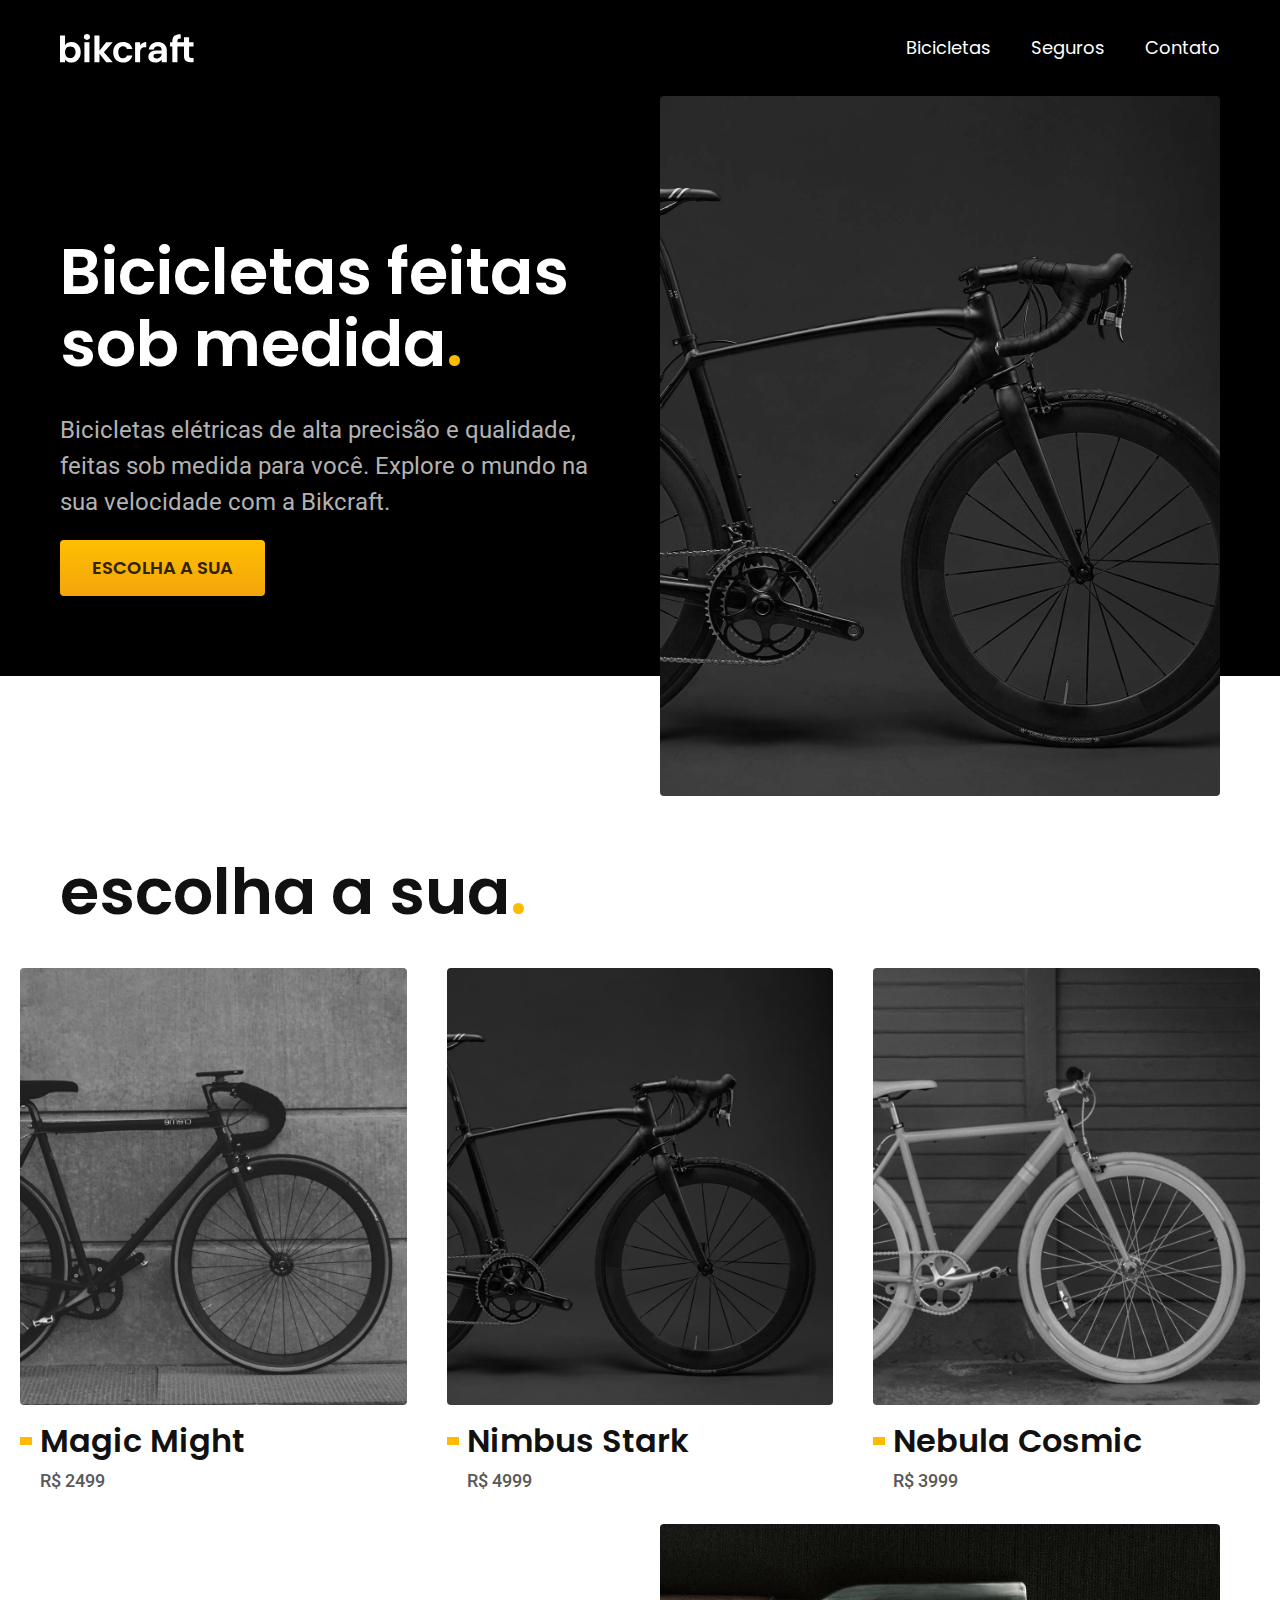
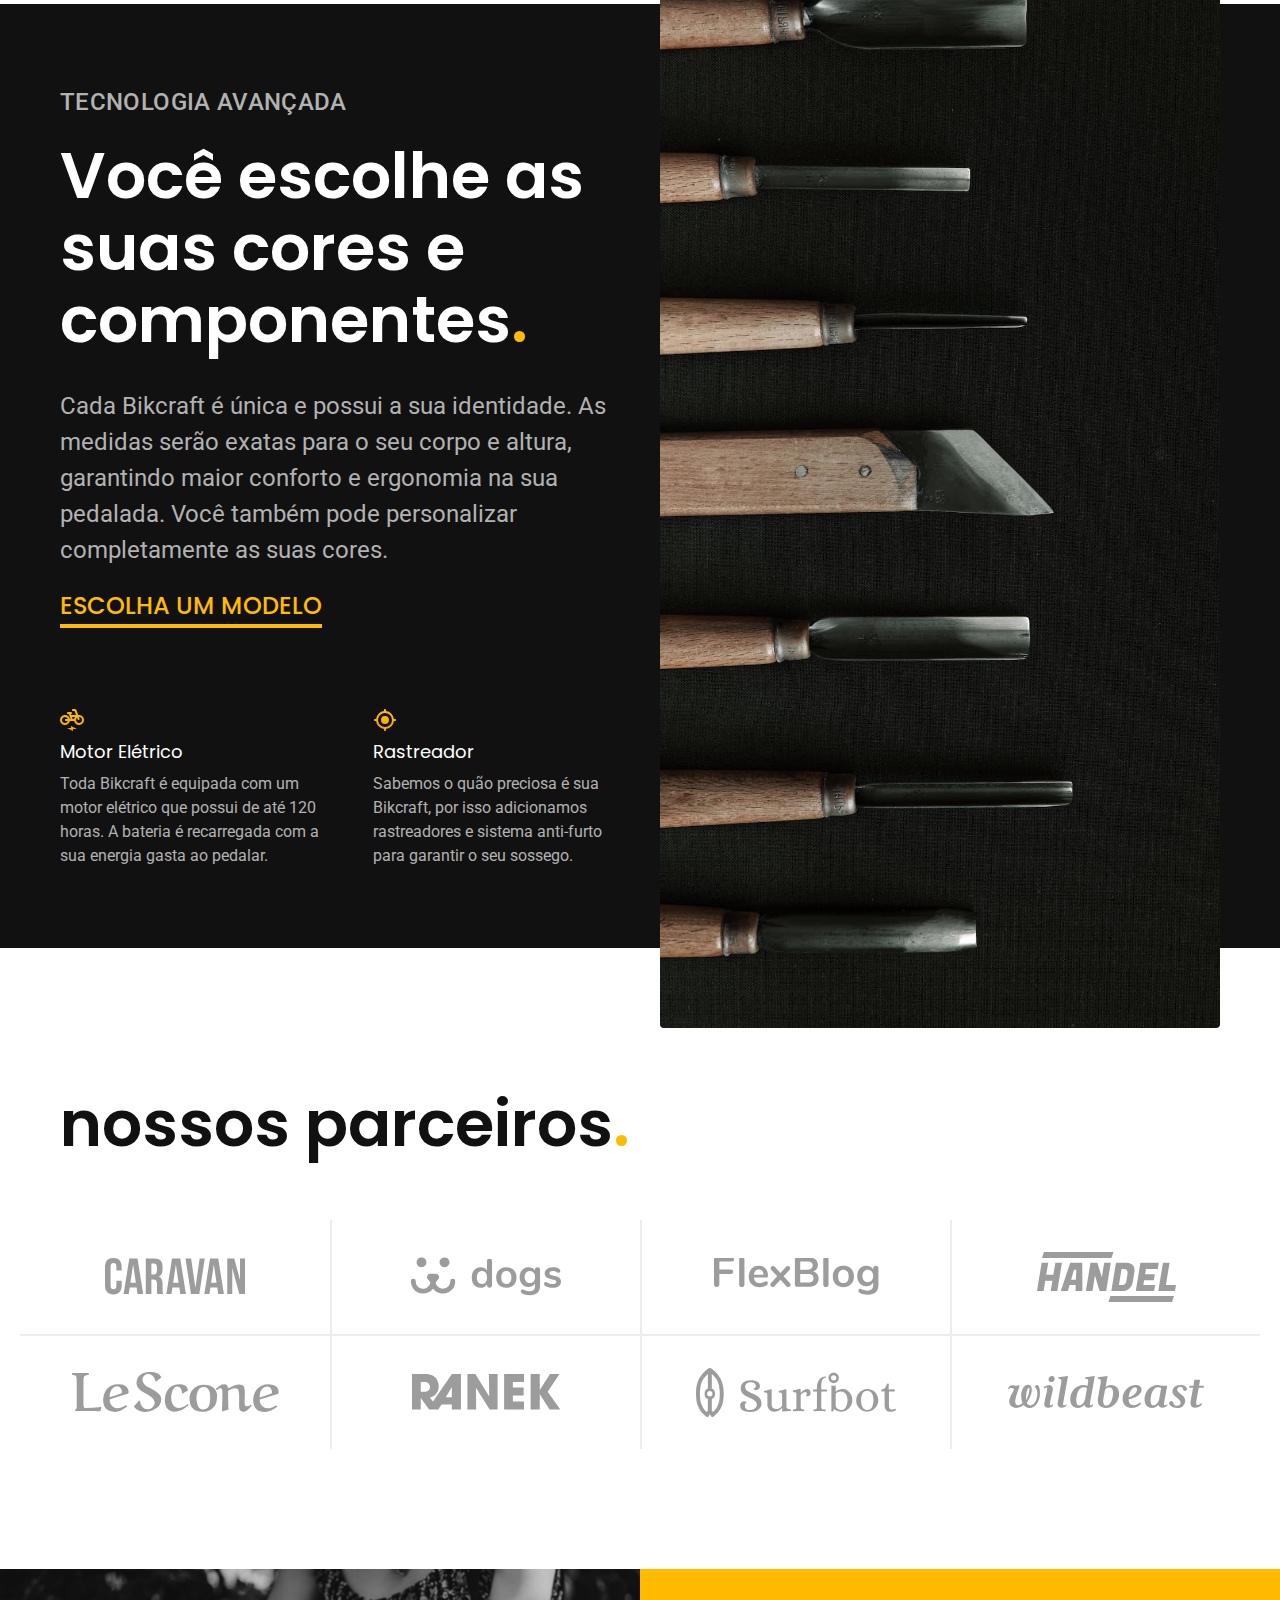
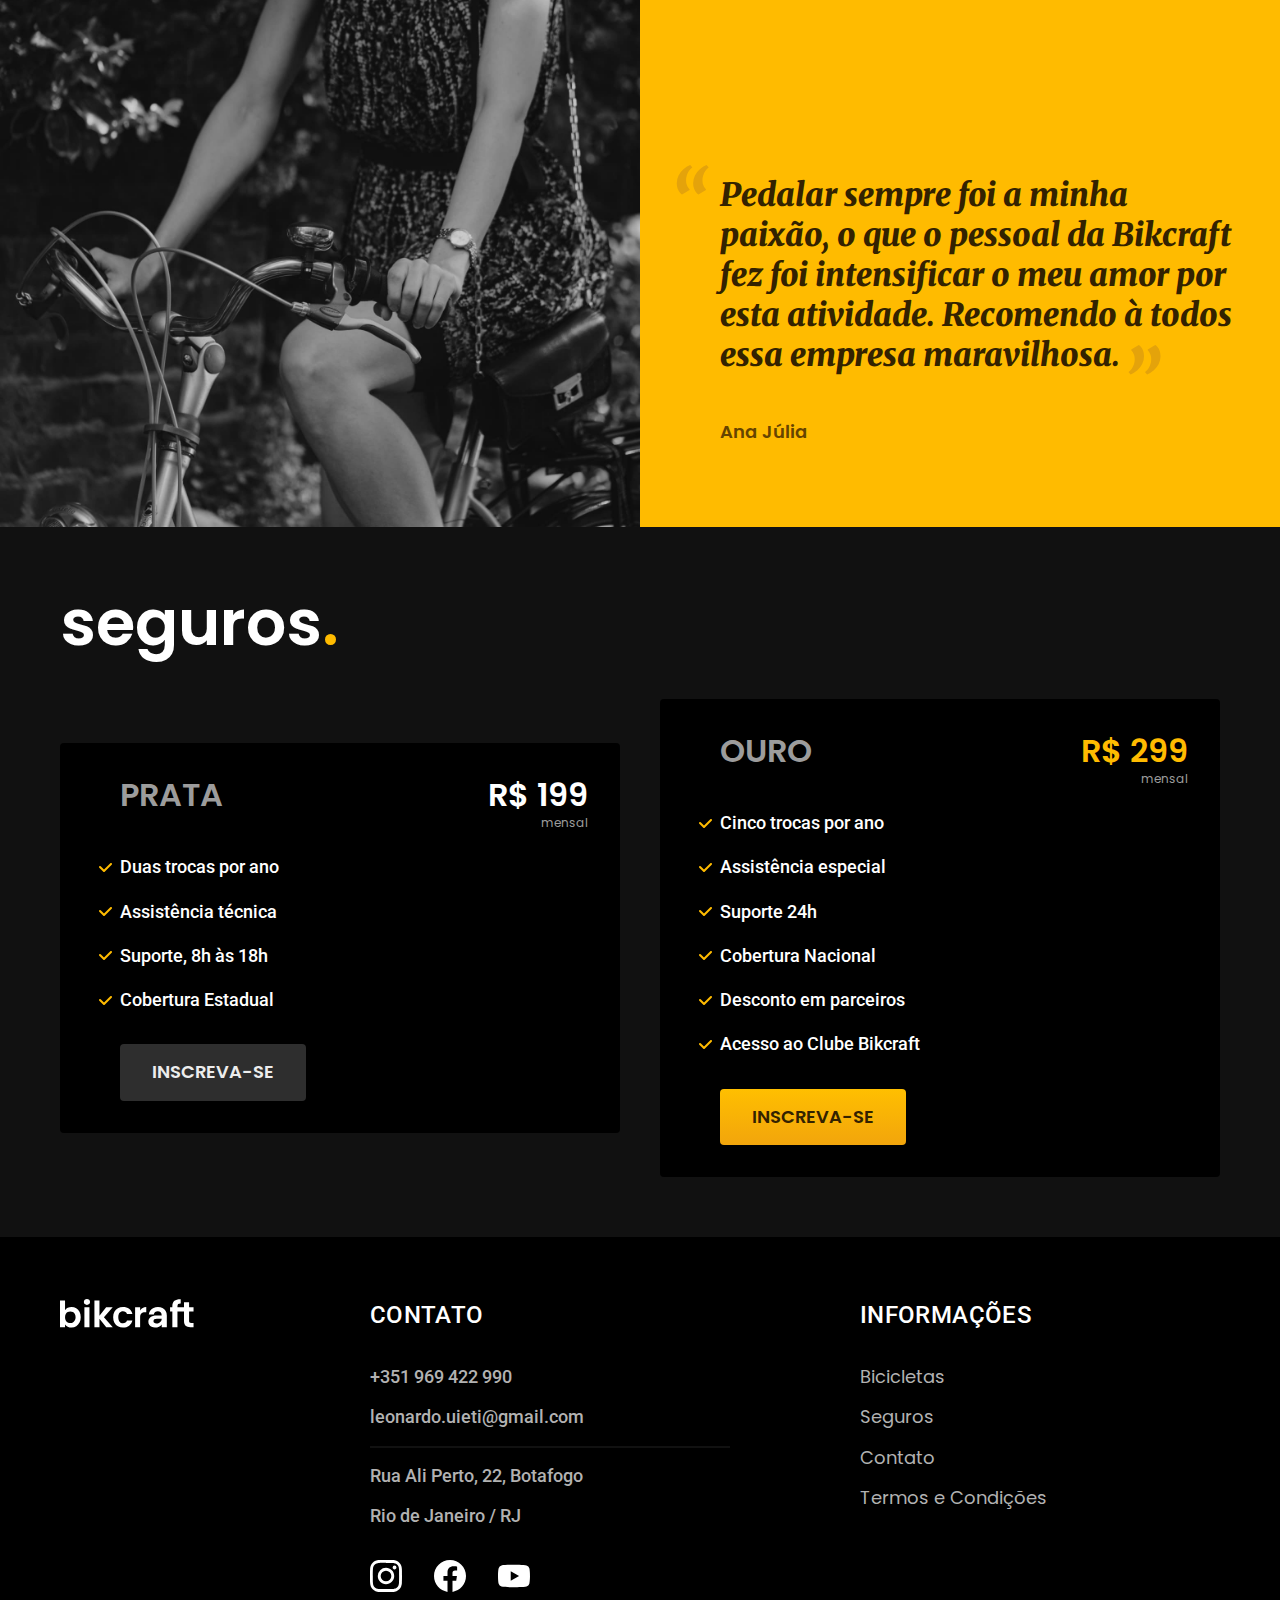
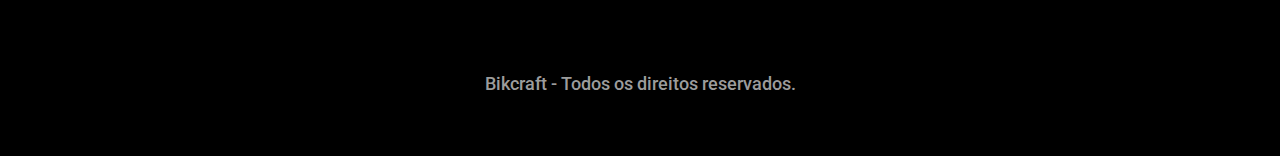
<file: index.html>
<!DOCTYPE html>
<html lang="pt-br">
<head>
  <meta charset="UTF-8">
  <meta http-equiv="X-UA-Compatible" content="IE=edge">
  <meta name="viewport" content="width=device-width, initial-scale=1.0">

  <title>Bikcraft - Bicicletas Elétricas</title>
  <meta name="descriptiom" content="Bicicletas elétricas de alta precisão e qualidade, feitas sob medida para você. Explore o mundo na sua velocidade com a Bikcraft.">
  <link rel="stylesheet" href="./css/style.css">
  
  <link rel="preconnect" href="https://fonts.googleapis.com">
  <link rel="preconnect" href="https://fonts.gstatic.com" crossorigin>
  <link href="https://fonts.googleapis.com/css2?family=Merriweather:ital,wght@1,900&family=Poppins:wght@400;600&family=Roboto:wght@400;500&display=swap" rel="stylesheet">

</head>
<body>
  <header class="header-bg">
    <div class="header">
      <a href="./">
        <img src="./img/bikcraft.svg" alt="Bikcraft">
      </a>
      
      <nav aria-label="primaria">
        <ul class="header-menu font-1-m cor-0">
          <li><a href="./bicicletas.html">Bicicletas</a></li>
          <li><a href="./seguros.html">Seguros</a></li>
          <li><a href="./contato">Contato</a></li>
        </ul>
      </nav>
    </div>
  </header>

  <main class="introducao-bg">
    <div class="introducao">
      <div class="introducao-conteudo">
        <h1 class="font-1-xxl cor-0">Bicicletas feitas sob medida<span class="cor-p1">.</span></h1>
        <p class="font-2-l cor-5">Bicicletas elétricas de alta precisão e qualidade, feitas sob medida para você. Explore o mundo na sua velocidade com a Bikcraft.</p>
        <a class="botao" href="./bicicletas.html">Escolha a sua</a>
      </div>
      <div>
        <img src="./img/fotos/introducao.jpg" alt="Bicicleta elétrica preta">
      </div>
    </div>
  </main>

  <article class="bicicletas-lista">
    <h2 class="container font-1-xxl">escolha a sua<span class="cor-p1">.</span></h2>
    <ul>
      <li class="mostruario-3bicicletas">
        <a href="./bicicletas/magic.html">
          <img src="./img/bicicletas/magic-home.jpg" alt="Bicicleta preta">
          <h3 class="font-1-xl">Magic Might</h3>
          <span class="font-2-m cor-8">R$ 2499</span>
        </a>
        <a href="./bicicletas/nimbus.html">
          <img src="./img/bicicletas/nimbus-home.jpg" alt="Bicicleta preta">
          <h3 class="font-1-xl">Nimbus Stark</h3>
          <span class="font-2-m cor-8">R$ 4999</span>
        </ag>
        <a href="./bicicletas/nebula.html">
          <img src="./img/bicicletas/nebula-home.jpg" alt="Bicicleta preta">
          <h3 class="font-1-xl">Nebula Cosmic</h3>
          <span class="font-2-m cor-8">R$ 3999</span>
        </a>
      </li>
     </ul>
  </article>
  
    <article class="tecnologia-bg">
    <div class="tecnologia container">
      <div class="tecnologia-conteudo">
        <span class="font-2-l-b cor-5">Tecnologia Avançada</span>
        <h2 class="font-1-xxl cor-0 ">Você escolhe as suas cores e componentes<span class="cor-p1">.</span></h2>
        <p class="font-2-l cor-5">Cada Bikcraft é única e possui a sua identidade. As medidas serão exatas para o seu corpo e altura, garantindo maior conforto e ergonomia na sua pedalada. Você também pode personalizar completamente as suas cores.</p>
        <a class="link" href="./bicicletas.html">Escolha um modelo</a>
        <div class="tecnologia-vantagens">
          <div>
            <img src="./img/icones/eletrica.svg" alt="">
            <h3 class="font-1-m cor-0">Motor Elétrico</h3>
            <p class="font-2-s cor-5">Toda Bikcraft é equipada com um motor elétrico que possui de até 120 horas. A bateria é recarregada com a sua energia gasta ao pedalar.</p>
          </div>
          <div>
            <img src="./img/icones/rastreador.svg" alt="">
            <h3 class="font-1-m cor-0">Rastreador</h3>
            <p class="font-2-s cor-5">Sabemos o quão preciosa é sua Bikcraft, por isso adicionamos rastreadores e sistema anti-furto para garantir o seu sossego.</p>
          </div>
        </div>
      </div>
      <div class="tecnologia-imagem">
        <img src="./img/fotos/tecnologia.jpg" alt="">
      </div>
    </div>
  </article>
  <section class="parceiros" aria-label="Nossos Parceiros">
    <h2 class="container font-1-xxl">nossos parceiros<span class="cor-p1">.</span></h2>

    <ul>
      <li><img src="./img/parceiros/caravan.svg" alt="caravan"></li>
      <li><img src="./img/parceiros/dogs.svg" alt="dogs"></li>
      <li><img src="./img/parceiros/flexblog.svg" alt="flexblog"></li>
      <li><img src="./img/parceiros/handel.svg" alt="handel"></li>
      <li><img src="./img/parceiros/lescone.svg" alt="lescone"></li>
      <li><img src="./img/parceiros/ranek.svg" alt="ranek"></li>
      <li><img src="./img/parceiros/surfbot.svg" alt="surfbot"></li>
      <li><img src="./img/parceiros/wildbeast.svg" alt="wildbeast"></li>
    </ul>
  </section>
  <section class="depoimento" aria-label="Depoimento">
    <div>
      <img src="./img/fotos/depoimento.jpg" alt="Pessoa pedalando Bikcraft">
    </div>
    <div class="depoimento-conteudo">
      <blockquote class="font-1-xl cor-p5">
        <p>Pedalar sempre foi a minha paixão, o que o pessoal da Bikcraft fez foi intensificar o meu amor por esta atividade. Recomendo à todos essa empresa maravilhosa.</p>
        <span class="font-1-m-b cor-p4">Ana Júlia</span>
      </blockquote>
    </div>
  </section>
  <article class="seguros-bg">
    <div class="seguros container">
      <h2 class="font-1-xxl cor-0 ">seguros<span class="cor-p1">.</span></h2>
      <div class="seguros-item">
        <h3 class="font-1-xl cor-6">PRATA</h3>
        <span class="font-1-xl cor-0">R$ 199 <span class="font-1-xs cor-6">mensal</span></span>
        <ul class="font-2-m cor-0">
          <li>Duas trocas por ano</li>
          <li>Assistência técnica</li>
          <li>Suporte, 8h às 18h</li>
          <li>Cobertura Estadual</li>
        </ul>
        <a class="botao secundario" href="./orcamento.html">Inscreva-se</a>
      </div>
      <div class="seguros-item">
        <h3 class="font-1-xl cor-6">OURO</h3>
        <span class="font-1-xl cor-p1">R$ 299 <span class="font-1-xs cor-6">mensal</span></span>
        <ul class="font-2-m cor-0">
          <li>Cinco trocas por ano</li>
          <li>Assistência especial</li>
          <li>Suporte 24h</li>
          <li>Cobertura Nacional</li>
          <li>Desconto em parceiros</li>
          <li>Acesso ao Clube Bikcraft</li>
        </ul>
        <a class="botao" href="./orcamento.html">Inscreva-se</a>
      </div>
    </div>
  </article>
  <footer class="footer-bg">
    <div class="footer container">
      <img src="./img/bikcraft.svg" alt="Bikcraft">
      <div class="footer-contato">
        <h3 class="font-2-l-b cor-0">Contato</h3>
        <ul class="font-2-m cor-5">
          <li><a href="tel:+351969422990">+351 969 422 990</a></li>
          <li><a href="mailto:leonardo.uieti@gmail.com">leonardo.uieti@gmail.com</a></li>
          <li>Rua Ali Perto, 22, Botafogo</li>
          <p>Rio de Janeiro / RJ</p>
        </ul>
        <div class="footer-redes">
          <a href="./">
            <img src="./img/redes/instagram.svg" alt="instagram">
          </a>
          <a href="./">
            <img src="./img/redes/facebook.svg" alt="facebook">
          </a>
          <a href="./">
            <img src="./img/redes/youtube.svg" alt="youtube">
          </a>
          

        </div>
      </div>
      <div class="footer-informacoes">
        <h3 class="font-2-l-b cor-0">Informações</h3>
        <nav>
          <ul class="font-1-m cor-5">
            <li><a href="./bicicletas.html">Bicicletas</a></li>
            <li><a href="./seguros.html">Seguros</a></li>
            <li><a href="./contato.html">Contato</a></li>
            <li><a href="./termos.html">Termos e Condições</a></li>
          </ul>
        </nav>
      </div>
      <p class="footer-copy font-2-m cor-6">Bikcraft - Todos os direitos reservados.</p>

    </div>

  </footer>


</body>
</html>
</file>
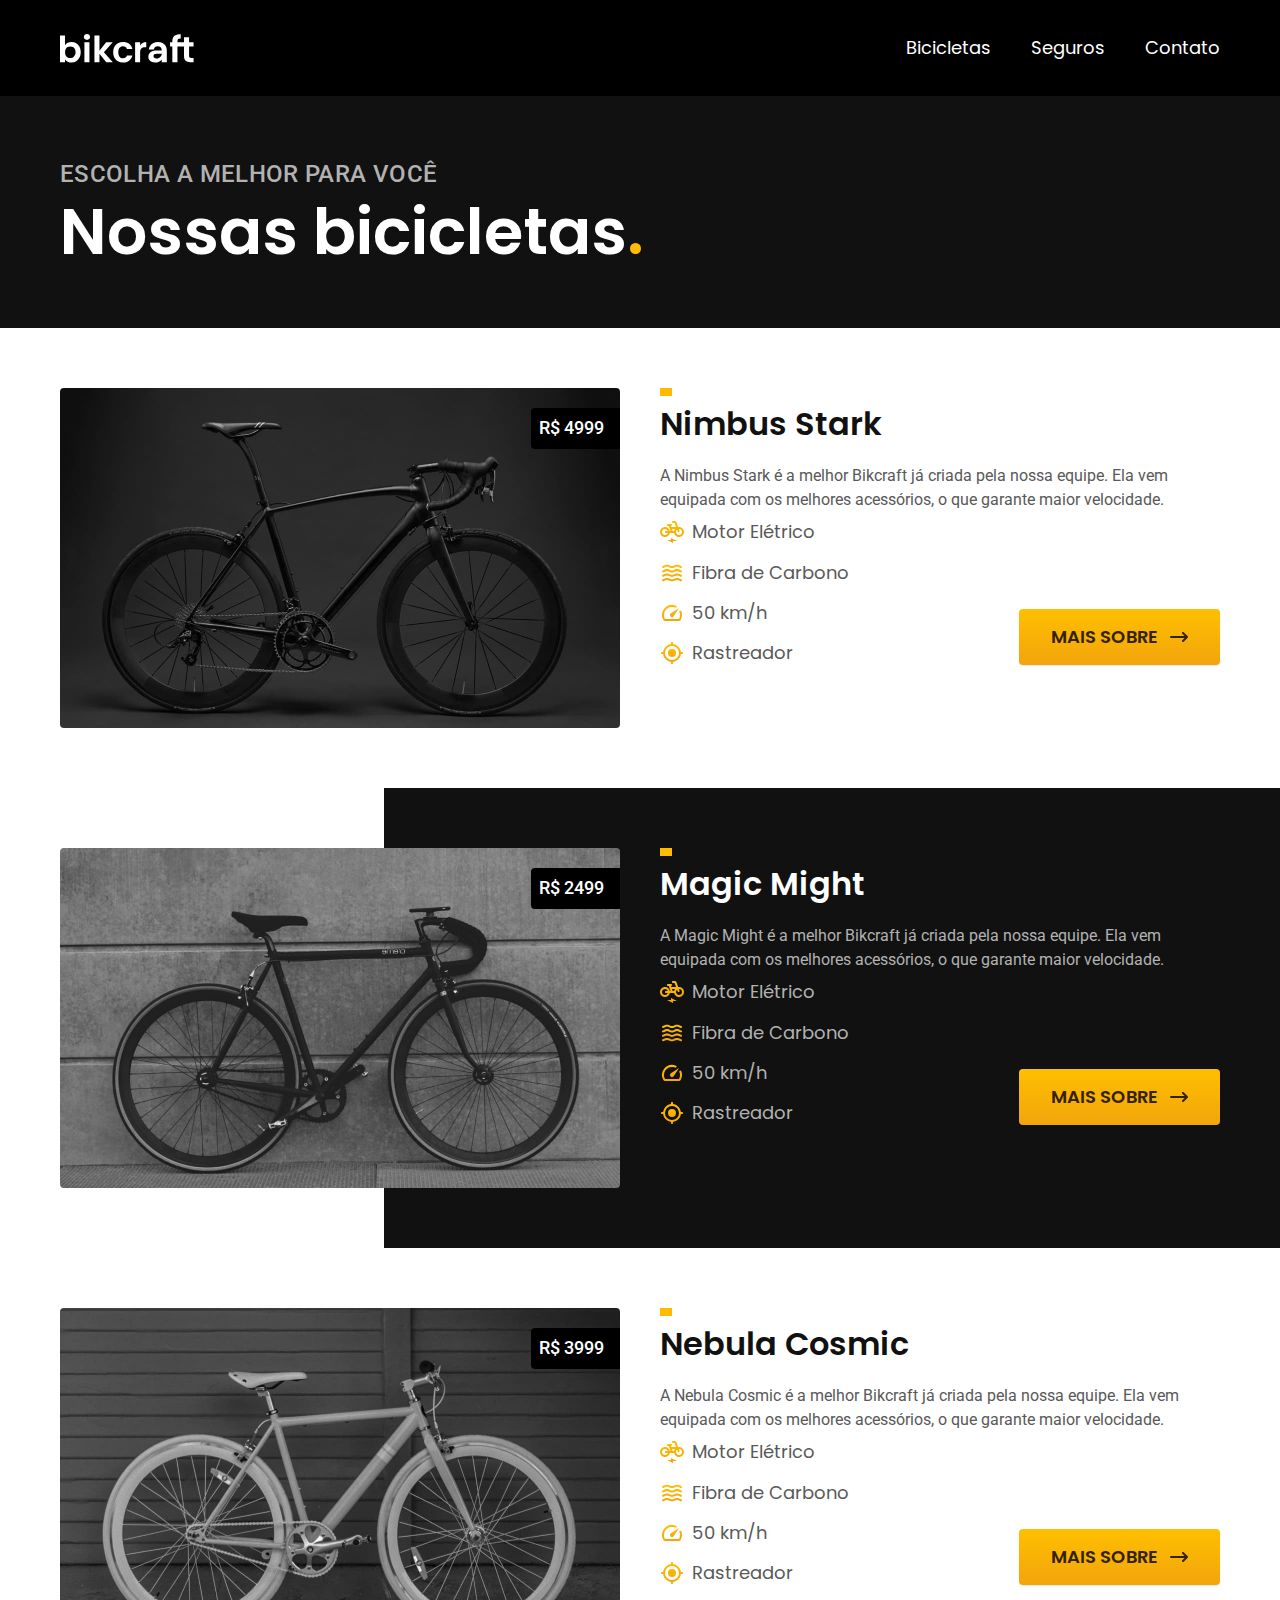
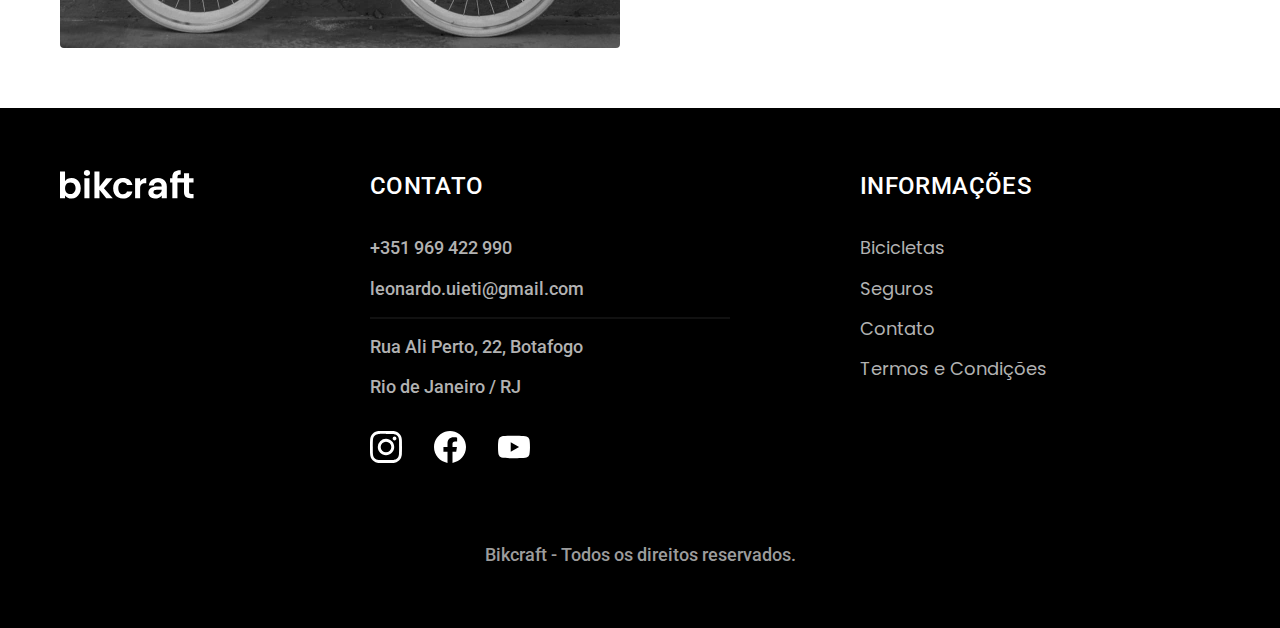
<file: bicicletas.html>
<!DOCTYPE html>
<html lang="pt-br">
<head>
  <meta charset="UTF-8">
  <meta http-equiv="X-UA-Compatible" content="IE=edge">
  <meta name="viewport" content="width=device-width, initial-scale=1.0">

  <title>Bicicletas | Bikcraft</title>
  <meta name="description" content="Bicicletas">
  <link rel="stylesheet" href="./css/style.css">
  
  <link rel="preconnect" href="https://fonts.googleapis.com">
  <link rel="preconnect" href="https://fonts.gstatic.com" crossorigin>
  <link href="https://fonts.googleapis.com/css2?family=Merriweather:ital,wght@1,900&family=Poppins:wght@400;600&family=Roboto:wght@400;500&display=swap" rel="stylesheet">

</head>
<body id="bicicletas">
  <header class="header-bg">
    <div class="header">
      <a href="./">
        <img src="./img/bikcraft.svg" alt="Bikcraft">
      </a>
      
      <nav aria-label="primaria">
        <ul class="header-menu font-1-m cor-0">
          <li><a href="./bicicletas.html">Bicicletas</a></li>
          <li><a href="./seguros.html">Seguros</a></li>
          <li><a href="./contato.html">Contato</a></li>
        </ul>
      </nav>
    </div>
  </header>

  <main>
    <div class="titulo-bg">
      <div class="titulo container">
        <p class="font-2-l-b cor-5">Escolha a melhor para você</p>
        <h1 class="font-1-xxl cor-0">Nossas bicicletas<span class="cor-p1">.</span></h1>
      </div>
    </div>

    
      <div class="bicicletas container">
        <div class="bicicletas-imagem">
          <img src="./img/bicicletas/nimbus.jpg" alt="Bicicleta preta">
          <span class="font-2-m cor-0">R$ 4999</span>
        </div>
        <div class="bicicletas-conteudo">
          <h2 class="font-1-xl">Nimbus Stark</h2>
          <p class="font-2-s cor-8">A Nimbus Stark é a melhor Bikcraft já criada pela nossa equipe. Ela vem equipada com os melhores acessórios, o que garante maior velocidade.</p>
          <ul class="font-1-m cor-8">
            <li>
              <img src="./img/icones/eletrica.svg" alt="">
              Motor Elétrico
            </li>
            <li>
              <img src="./img/icones/carbono.svg" alt="">
              Fibra de Carbono
            </li>
            <li>
              <img src="./img/icones/velocidade.svg" alt="">
              50 km/h
            </li>
            <li>
              <img src="./img/icones/rastreador.svg" alt="">
              Rastreador
            </li>
           </ul>
           <a class="botao seta" href="./bicicletas/nimbus.html">Mais sobre</a>
        </div>
      </div>
    
    
    <div class="bicicletas-bg">
      <div class="bicicletas container">
        <div class="bicicletas-imagem">
          <img src="./img/bicicletas/magic.jpg" alt="Bicicleta preta">
          <span class="font-2-m cor-0">R$ 2499</span>
        </div>
        <div class="bicicletas-conteudo">
          <h2 class="font-1-xl cor-0">Magic Might</h2>
          <p class="font-2-s cor-5">A Magic Might é a melhor Bikcraft já criada pela nossa equipe. Ela vem equipada com os melhores acessórios, o que garante maior velocidade.</p>
          <ul class="font-1-m cor-5">
            <li>
              <img src="./img/icones/eletrica.svg" alt="">
              Motor Elétrico
            </li>
            <li>
              <img src="./img/icones/carbono.svg" alt="">
              Fibra de Carbono
            </li>
            <li>
              <img src="./img/icones/velocidade.svg" alt="">
              50 km/h
            </li>
            <li>
              <img src="./img/icones/rastreador.svg" alt="">
              Rastreador
            </li>
          </ul>
          <a class="botao seta" href="./bicicletas/magic.html">Mais sobre</a>
        </div>
      </div>
    </div>
    
    
      <div class="bicicletas container">
        <div class="bicicletas-imagem">
          <img src="./img/bicicletas/nebula.jpg" alt="Bicicleta preta">
          <span class="font-2-m cor-0">R$ 3999</span>
        </div>
        <div class="bicicletas-conteudo">
          <h2 class="font-1-xl">Nebula Cosmic</h2>
          <p class="font-2-s cor-8">A Nebula Cosmic é a melhor Bikcraft já criada pela nossa equipe. Ela vem equipada com os melhores acessórios, o que garante maior velocidade.</p>
          <ul class="font-1-m cor-8">
            <li>
              <img src="./img/icones/eletrica.svg" alt="">
              Motor Elétrico
            </li>
            <li>
              <img src="./img/icones/carbono.svg" alt="">
              Fibra de Carbono
            </li>
            <li>
              <img src="./img/icones/velocidade.svg" alt="">
              50 km/h
            </li>
            <li>
              <img src="./img/icones/rastreador.svg" alt="">
              Rastreador
            </li>
          </ul>
          <a class="botao seta" href="./bicicletas/nebula.html">Mais sobre</a>
        </div>
      </div>
  </main>


  <footer class="footer-bg">
    <div class="footer container">
      <img src="./img/bikcraft.svg" alt="Bikcraft">
      <div class="footer-contato">
        <h3 class="font-2-l-b cor-0">Contato</h3>
        <ul class="font-2-m cor-5">
          <li><a href="tel:+351969422990">+351 969 422 990</a></li>
          <li><a href="mailto:leonardo.uieti@gmail.com">leonardo.uieti@gmail.com</a></li>
          <li>Rua Ali Perto, 22, Botafogo</li>
          <p>Rio de Janeiro / RJ</p>
        </ul>
        <div class="footer-redes">
          <a href="./">
            <img src="./img/redes/instagram.svg" alt="instagram">
          </a>
          <a href="./">
            <img src="./img/redes/facebook.svg" alt="facebook">
          </a>
          <a href="./">
            <img src="./img/redes/youtube.svg" alt="youtube">
          </a>
          

        </div>
      </div>
      <div class="footer-informacoes">
        <h3 class="font-2-l-b cor-0">Informações</h3>
        <nav>
          <ul class="font-1-m cor-5">
            <li><a href="./bicicletas.html">Bicicletas</a></li>
            <li><a href="./seguros.html">Seguros</a></li>
            <li><a href="./contato.html">Contato</a></li>
            <li><a href="./termos.html">Termos e Condições</a></li>
          </ul>
        </nav>
      </div>
      <p class="footer-copy font-2-m cor-6">Bikcraft - Todos os direitos reservados.</p>

    </div>

  </footer>


</body>
</html>
</file>
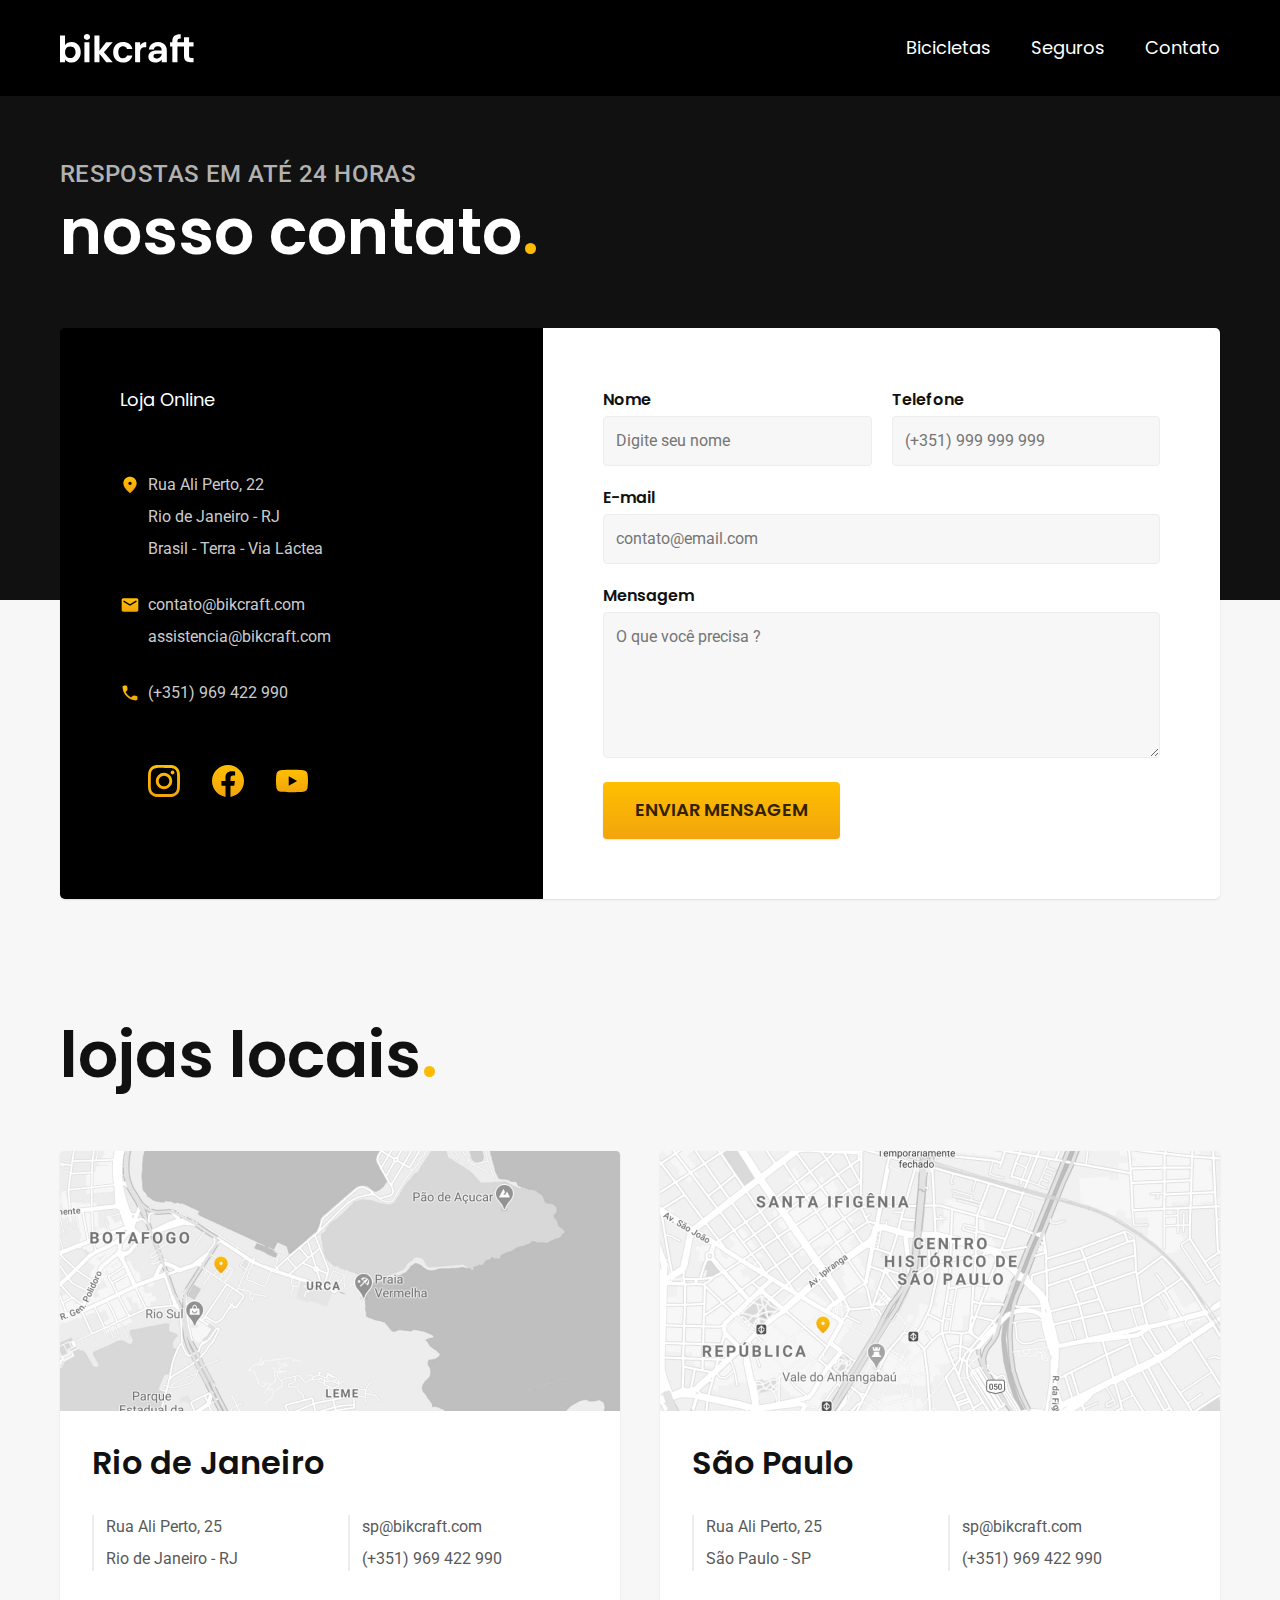
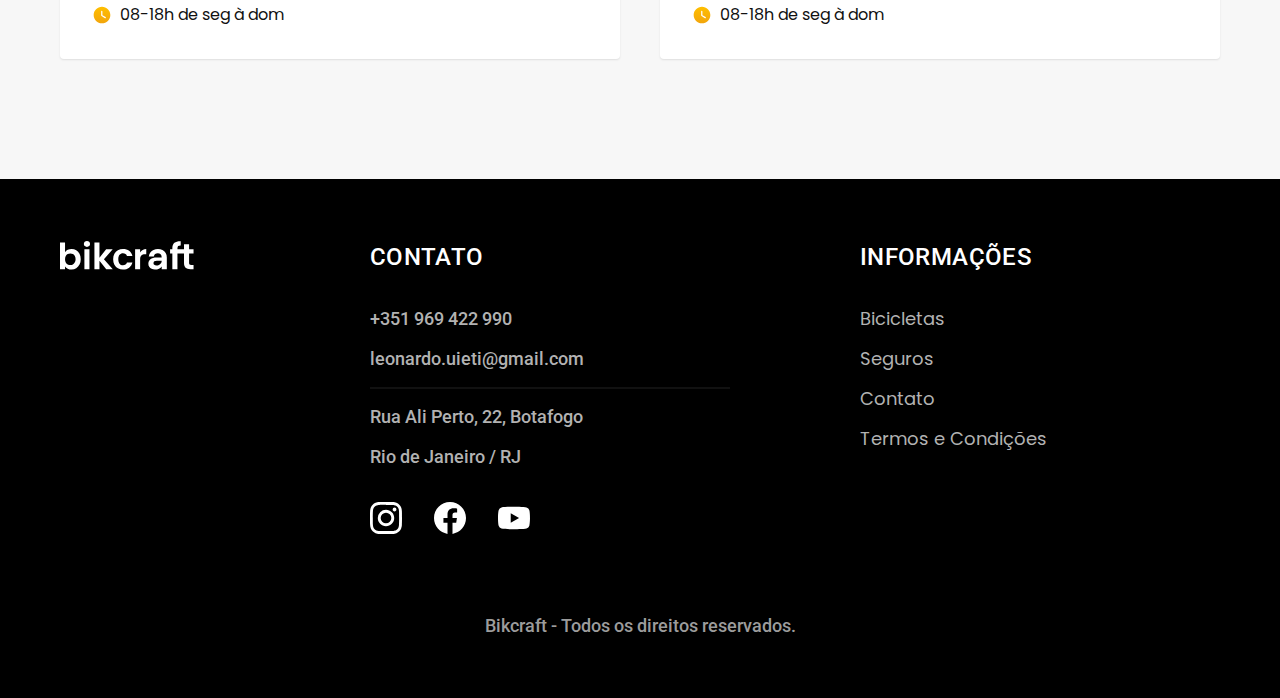
<file: contato.html>
<!DOCTYPE html>
<html lang="pt-br">
<head>
  <meta charset="UTF-8">
  <meta http-equiv="X-UA-Compatible" content="IE=edge">
  <meta name="viewport" content="width=device-width, initial-scale=1.0">

  <title>Contato | Bikcraft</title>
  <meta name="description" content="Termos e Condições">
  <link rel="stylesheet" href="./css/style.css">
  
  <link rel="preconnect" href="https://fonts.googleapis.com">
  <link rel="preconnect" href="https://fonts.gstatic.com" crossorigin>
  <link href="https://fonts.googleapis.com/css2?family=Merriweather:ital,wght@1,900&family=Poppins:wght@400;600&family=Roboto:wght@400;500&display=swap" rel="stylesheet">

</head>
<body id="contato">
  <header class="header-bg">
    <div class="header">
      <a href="./">
        <img src="./img/bikcraft.svg" alt="Bikcraft">
      </a>
      
      <nav aria-label="primaria">
        <ul class="header-menu font-1-m cor-0">
          <li><a href="./bicicletas.html">Bicicletas</a></li>
          <li><a href="./seguros.html">Seguros</a></li>
          <li><a href="./contato.html">Contato</a></li>
        </ul>
      </nav>
    </div>
  </header>

  <main>
    <div class="titulo-bg">
      <div class="titulo container">
        <p class="font-2-l-b cor-5">Respostas em até 24 horas</p>
        <h1 class="font-1-xxl cor-0">nosso contato<span class="cor-p1">.</span></h1>
      </div>
    </div>
    <div class="contato container">
      <section class="contato-dados" aria-label="Endereço">
        <h2 class="font-1-m cor-0">Loja Online</h2>
        <div class="contato-endereco font-2-s cor-4">
          <p>Rua Ali Perto, 22</p>
          <p>Rio de Janeiro - RJ</p>
          <p>Brasil - Terra - Via Láctea</p>
        </div>
        <address class="contato-meios font-2-s cor-4">
          <a href="mailto:contato@bikcraft.com">contato@bikcraft.com</a>
          <a href="mailto:assistencia@bikcraft.com">assistencia@bikcraft.com</a>
          <a href="tel:+351969422990">(+351) 969 422 990</a>
        </address>
        <div class="contato-redes">
          <a href="./">
            <img src="./img/redes/instagram-p.svg" alt="instagram">
          </a>
          <a href="./">
            <img src="./img/redes/facebook-p.svg" alt="facebook">
          </a>
          <a href="./">
            <img src="./img/redes/youtube-p.svg" alt="youtube">
          </a>
       </div>
      </section>
      <section class="contato-formulario" aria-label="Formulário">
        <form class="form" action="./contato.html">
          <div>
            <label for="nome">Nome</label>
            <input type="text" name="nome" id="nome" placeholder="Digite seu nome">
          </div>
          <div>
            <label for="telefone">Telefone</label>
            <input type="text" name="telefone" id="telefone" placeholder="(+351) 999 999 999">
          </div>
          <div class="col-2">
            <label for="email">E-mail</label>
            <input type="email" name="email" id="email" placeholder="contato@email.com">
          </div>
          <div class="col-2">
            <label for="mensagem">Mensagem</label>
            <textarea rows="5" name="mensagem" id="mensagem" placeholder="O que você precisa ?"></textarea>
          </div>
          <button class="botao col-2">Enviar Mensagem</button>
        </form>
      </section>
    </div>
  </main>

<article class="lojas container">
  <h2 class="font-1-xxl">lojas locais<span class="cor-p1">.</span></h2>
  

  <div class="lojas-item">
    <img src="./img/lojas/rj.jpg" alt="Mapa marcando endereço da loja em RJ">
    <div class="lojas-conteudo">
      <h3 class="font-1-xl">Rio de Janeiro</h3>
      <div class="lojas-dados font-2-s cor-8">
        <p>Rua Ali Perto, 25</p>
        <p>Rio de Janeiro - RJ</p>
      </div>
      <div class="lojas-dados font-2-s cor-8">
        <a href="mailto:sp@bikcraft.com">sp@bikcraft.com</a>
        <a href="tel:+351969422990">(+351) 969 422 990</a>
      </div>
      <p class="lojas-tempo font-1-s"><img src="./img/icones/horario.svg" alt="">08-18h de seg à dom</p>
    </div>
  </div>
  <div class="lojas-item">
    <img src="./img/lojas/sp.jpg" alt="Mapa marcando endereço da loja em SP">
    <div class="lojas-conteudo">
      <h3 class="font-1-xl">São Paulo</h3>
      <div class="lojas-dados font-2-s cor-8">
        <p>Rua Ali Perto, 25</p>
        <p>São Paulo - SP</p>
      </div>
      <div class="lojas-dados font-2-s cor-8">
        <a href="mailto:sp@bikcraft.com">sp@bikcraft.com</a>
        <a href="tel:+351969422990">(+351) 969 422 990</a>
      </div>
      <p class="lojas-tempo font-1-s"><img src="./img/icones/horario.svg" alt="">08-18h de seg à dom</p>
    </div>
  </div>
</article>


  <footer class="footer-bg">
    <div class="footer container">
      <img src="./img/bikcraft.svg" alt="Bikcraft">
      <div class="footer-contato">
        <h3 class="font-2-l-b cor-0">Contato</h3>
        <ul class="font-2-m cor-5">
          <li><a href="tel:+351969422990">+351 969 422 990</a></li>
          <li><a href="mailto:leonardo.uieti@gmail.com">leonardo.uieti@gmail.com</a></li>
          <li>Rua Ali Perto, 22, Botafogo</li>
          <p>Rio de Janeiro / RJ</p>
        </ul>
        <div class="footer-redes">
          <a href="./">
            <img src="./img/redes/instagram.svg" alt="instagram">
          </a>
          <a href="./">
            <img src="./img/redes/facebook.svg" alt="facebook">
          </a>
          <a href="./">
            <img src="./img/redes/youtube.svg" alt="youtube">
          </a>
          

        </div>
      </div>
      <div class="footer-informacoes">
        <h3 class="font-2-l-b cor-0">Informações</h3>
        <nav>
          <ul class="font-1-m cor-5">
            <li><a href="./bicicletas.html">Bicicletas</a></li>
            <li><a href="./seguros.html">Seguros</a></li>
            <li><a href="./contato.html">Contato</a></li>
            <li><a href="./termos.html">Termos e Condições</a></li>
          </ul>
        </nav>
      </div>
      <p class="footer-copy font-2-m cor-6">Bikcraft - Todos os direitos reservados.</p>

    </div>

  </footer>


</body>
</html>
</file>
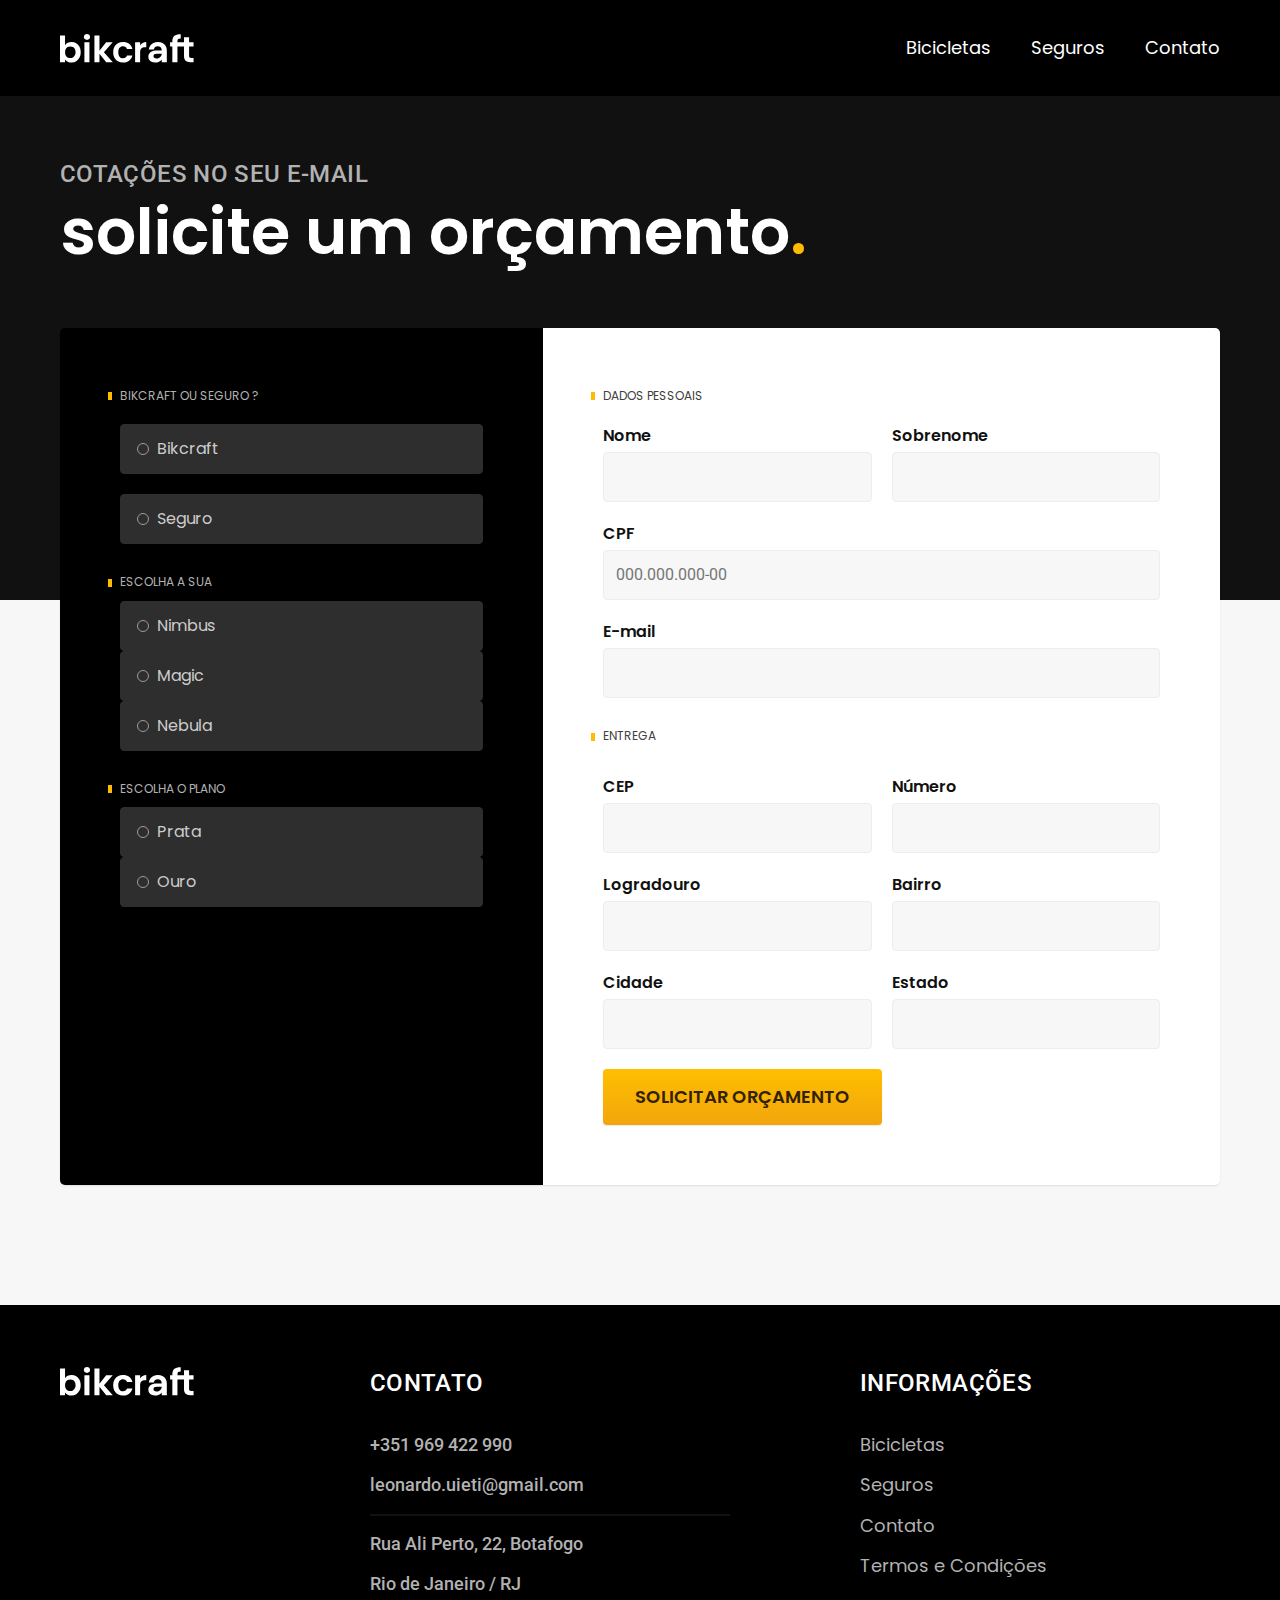
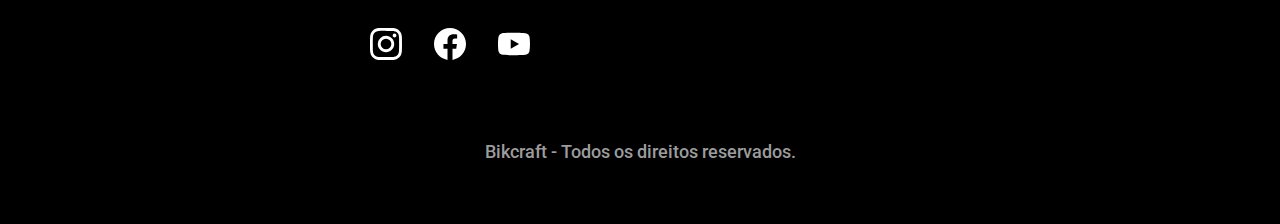
<file: orcamento.html>
<!DOCTYPE html>
<html lang="pt-br">
<head>
  <meta charset="UTF-8">
  <meta http-equiv="X-UA-Compatible" content="IE=edge">
  <meta name="viewport" content="width=device-width, initial-scale=1.0">

  <title>Orçamento | Bikcraft</title>
  <meta name="description" content="Termos e Condições">
  <link rel="stylesheet" href="./css/style.css">
  
  <link rel="preconnect" href="https://fonts.googleapis.com">
  <link rel="preconnect" href="https://fonts.gstatic.com" crossorigin>
  <link href="https://fonts.googleapis.com/css2?family=Merriweather:ital,wght@1,900&family=Poppins:wght@400;600&family=Roboto:wght@400;500&display=swap" rel="stylesheet">

</head>
<body id="orcamento">
  <header class="header-bg">
    <div class="header">
      <a href="./">
        <img src="./img/bikcraft.svg" alt="Bikcraft">
      </a>
      
      <nav aria-label="primaria">
        <ul class="header-menu font-1-m cor-0">
          <li><a href="./bicicletas.html">Bicicletas</a></li>
          <li><a href="./seguros.html">Seguros</a></li>
          <li><a href="./contato">Contato</a></li>
        </ul>
      </nav>
    </div>
  </header>

  <main>
    <div class="titulo-bg">
      <div class="titulo container">
        <p class="font-2-l-b cor-5">Cotações no seu e-mail</p>
        <h1 class="font-1-xxl cor-0">solicite um orçamento<span class="cor-p1">.</span></h1>
      </div>
    </div>
    <form class="orcamento container" action="./">
      <div class="orcamento-produto">
        <h2 class="font-1-xs cor-5">Bikcraft ou Seguro ?</h2>

        <input type="radio" name="tipo" value="bikcraft" id="bikcraft">
        <label for="bikcraft">Bikcraft</label>

        <input type="radio" name="tipo" value="seguro" id="seguro">
        <label for="seguro">Seguro</label>

        <div class="orcamento-conteudo" id="orcamento-bikcraft">
          <h2 class="font-1-xs cor-5">Escolha a sua</h2>
          <input type="radio" name="produto" value="nimbus" id="nimbus">
          <label for="nimbus">Nimbus <span>R$ 4999</span></label>
          
          <input type="radio" name="produto" value="magic" id="magic">
          <label for="magic">Magic <span>R$ 2499</span></label>

          <input type="radio" name="produto" value="nebula" id="nebula">
          <label for="nebula">Nebula <span>R$ 3999</span></label>
        </div>

        <div class="orcamento-conteudo" id="orcamento-seguro">
          <h2 class="font-1-xs cor-5">Escolha o plano</h2>

          <input type="radio" name="produto" value="prata" id="prata">
          <label for="prata">Prata <span>R$ 199</span></label>

          <input type="radio" name="produto" value="ouro" id="ouro">
          <label for="ouro">Ouro <span>R$ 299</span></label>
        </div>

      </div>
      <div class="orcamento-dados form">
        <h2 class="font-1-xs cor-9 col-2">dados pessoais</h2>
        <div>
          <label for="nome">Nome</label>
          <input type="text" name="nome" id="nome">
        </div>
        <div>
          <label for="sobrenome">Sobrenome</label>
          <input type="text" name="sobrenome" id="sobrenome">
        </div>
        <div class="col-2">
          <label for="cpf">CPF</label>
          <input type="text" name="cpf" id="cpf" placeholder="000.000.000-00">
        </div>
        <div class="col-2">
          <label for="email">E-mail</label>
          <input type="email" name="email" id="email">
        </div>
        <h2 class="font-1-xs cor-9 col-2">entrega</h2>
        <div>
          <label for="cep">CEP</label>
          <input type="text" name="cep" id="cep">
        </div>
        <div>
          <label for="numero">Número</label>
          <input type="text" name="numero" id="numero">
        </div>
        <div>
          <label for="logradouro">Logradouro</label>
          <input type="text" name="logradouro" id="logradouro">
        </div>
        <div>
          <label for="bairro">Bairro</label>
          <input type="text" name="bairro" id="bairro">
        </div>
        <div>
          <label for="cidade">Cidade</label>
          <input type="text" name="cidade" id="cidade">
        </div>
        <div>
          <label for="estado">Estado</label>
          <input type="text" name="estado" id="estado">
        </div>
        <button class="botao col-2">Solicitar Orçamento</button>
      </div>


    </form>
  </main>


  <footer class="footer-bg">
    <div class="footer container">
      <img src="./img/bikcraft.svg" alt="Bikcraft">
      <div class="footer-contato">
        <h3 class="font-2-l-b cor-0">Contato</h3>
        <ul class="font-2-m cor-5">
          <li><a href="tel:+351969422990">+351 969 422 990</a></li>
          <li><a href="mailto:leonardo.uieti@gmail.com">leonardo.uieti@gmail.com</a></li>
          <li>Rua Ali Perto, 22, Botafogo</li>
          <p>Rio de Janeiro / RJ</p>
        </ul>
        <div class="footer-redes">
          <a href="./">
            <img src="./img/redes/instagram.svg" alt="instagram">
          </a>
          <a href="./">
            <img src="./img/redes/facebook.svg" alt="facebook">
          </a>
          <a href="./">
            <img src="./img/redes/youtube.svg" alt="youtube">
          </a>
          

        </div>
      </div>
      <div class="footer-informacoes">
        <h3 class="font-2-l-b cor-0">Informações</h3>
        <nav>
          <ul class="font-1-m cor-5">
            <li><a href="./bicicletas.html">Bicicletas</a></li>
            <li><a href="./seguros.html">Seguros</a></li>
            <li><a href="./contato.html">Contato</a></li>
            <li><a href="./termos.html">Termos e Condições</a></li>
          </ul>
        </nav>
      </div>
      <p class="footer-copy font-2-m cor-6">Bikcraft - Todos os direitos reservados.</p>

    </div>

  </footer>


</body>
</html>
</file>
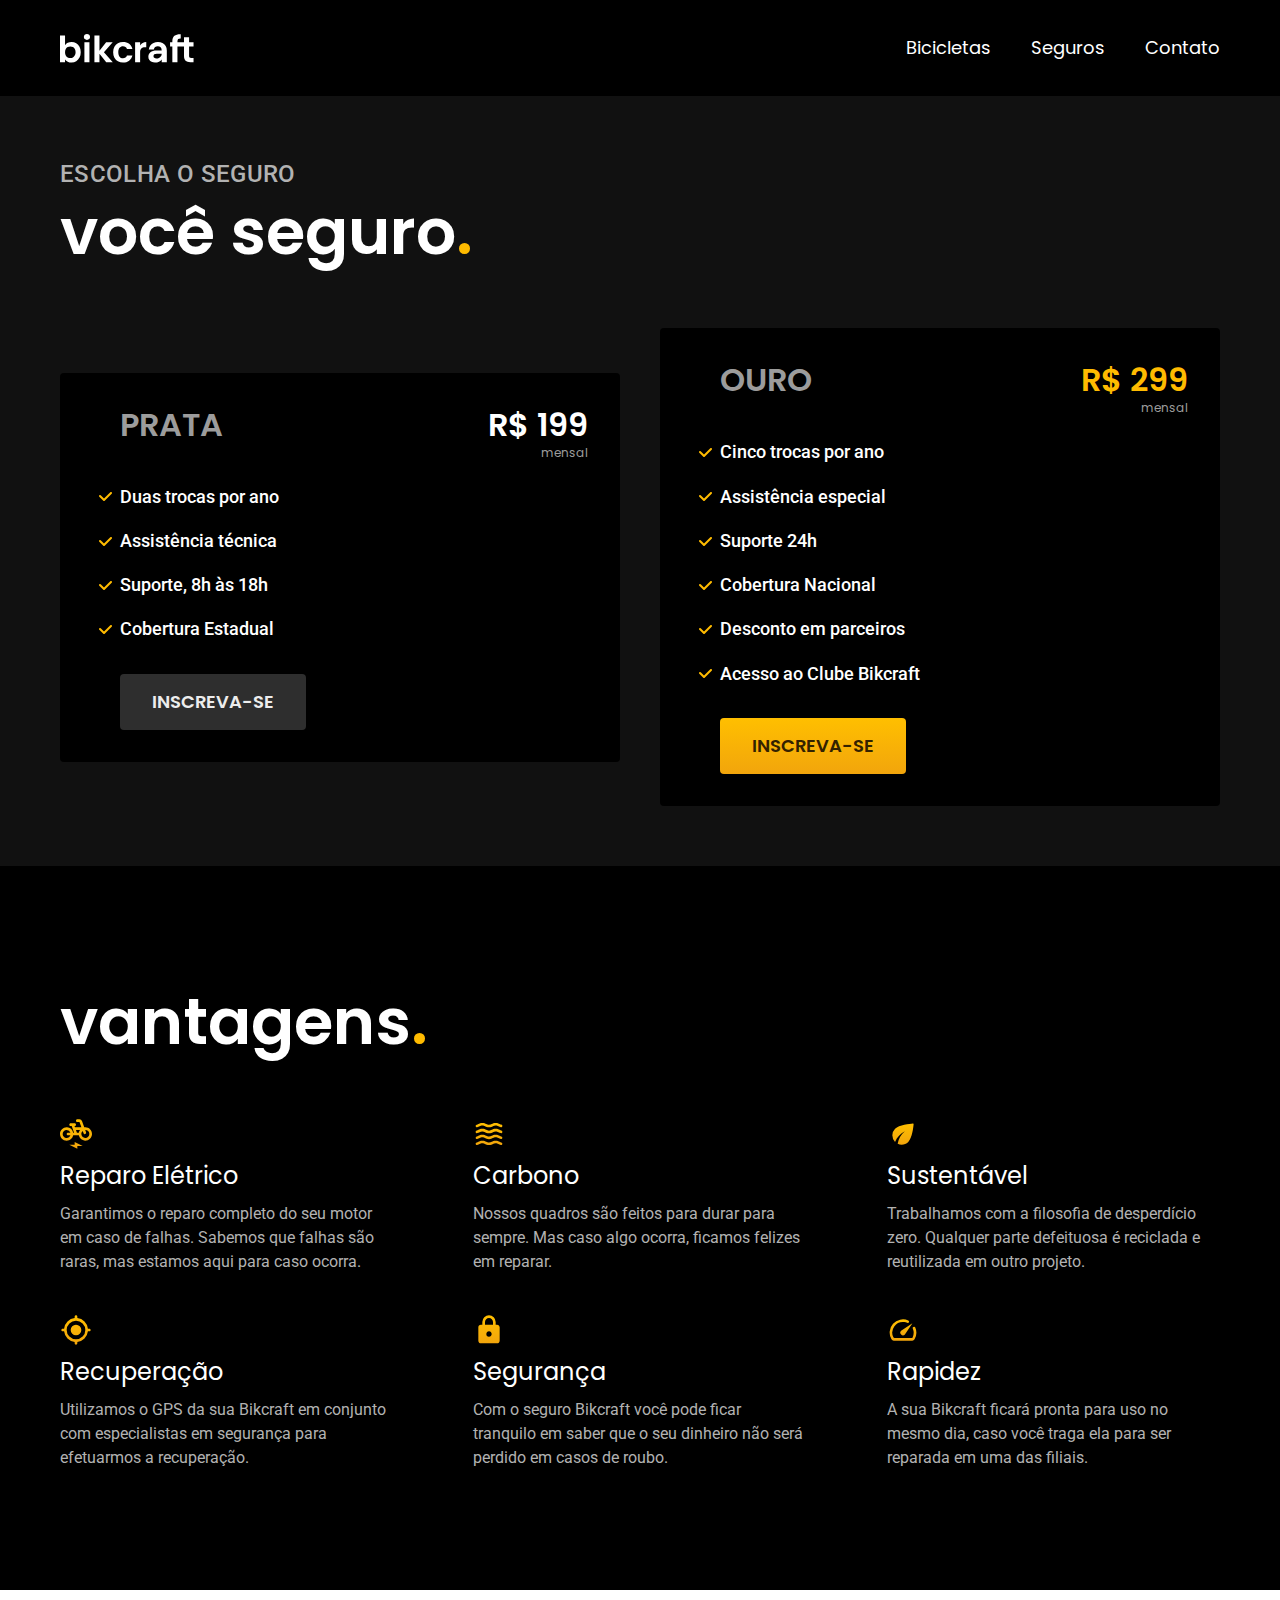
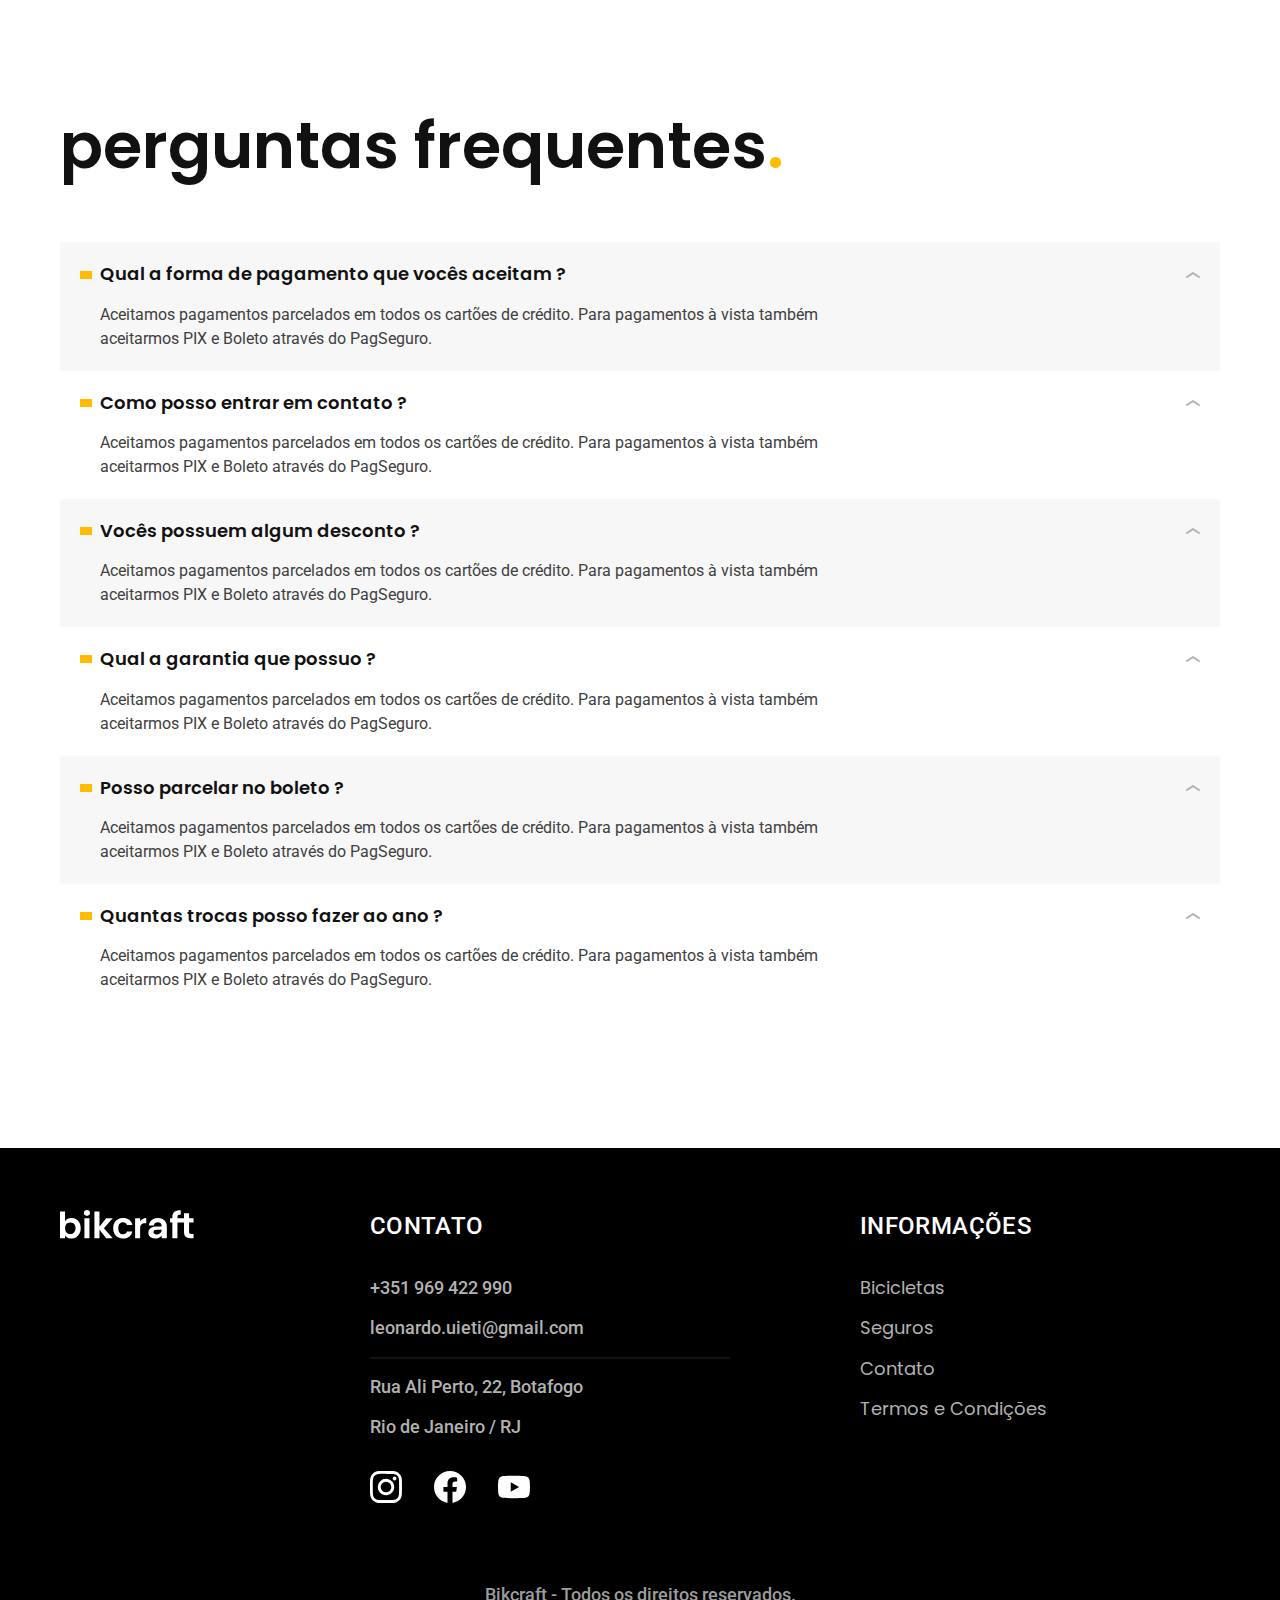
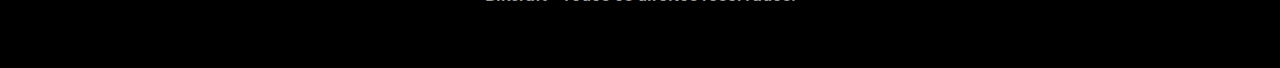
<file: seguros.html>
<!DOCTYPE html>
<html lang="pt-br">
<head>
  <meta charset="UTF-8">
  <meta http-equiv="X-UA-Compatible" content="IE=edge">
  <meta name="viewport" content="width=device-width, initial-scale=1.0">

  <title>Seguros | Bikcraft</title>
  <meta name="description" content="Seguros">
  <link rel="stylesheet" href="./css/style.css">
  
  <link rel="preconnect" href="https://fonts.googleapis.com">
  <link rel="preconnect" href="https://fonts.gstatic.com" crossorigin>
  <link href="https://fonts.googleapis.com/css2?family=Merriweather:ital,wght@1,900&family=Poppins:wght@400;600&family=Roboto:wght@400;500&display=swap" rel="stylesheet">

</head>
<body id="seguros">
  <header class="header-bg">
    <div class="header">
      <a href="./">
        <img src="./img/bikcraft.svg" alt="Bikcraft">
      </a>
      
      <nav aria-label="primaria">
        <ul class="header-menu font-1-m cor-0">
          <li><a href="./bicicletas.html">Bicicletas</a></li>
          <li><a href="./seguros.html">Seguros</a></li>
          <li><a href="./contato">Contato</a></li>
        </ul>
      </nav>
    </div>
  </header>

  <main class="seguros-bg">
    <div class="titulo-bg">
      <div class="titulo container">
        <p class="font-2-l-b cor-5">Escolha o seguro</p>
        <h1 class="font-1-xxl cor-0">você seguro<span class="cor-p1">.</span></h1>
      </div>
    </div>
    
    <div class="seguros container">
      <div class="seguros-item">
          <h3 class="font-1-xl cor-6">PRATA</h3>
          <span class="font-1-xl cor-0">R$ 199 <span class="font-1-xs cor-6">mensal</span></span>
          <ul class="font-2-m cor-0">
            <li>Duas trocas por ano</li>
            <li>Assistência técnica</li>
            <li>Suporte, 8h às 18h</li>
            <li>Cobertura Estadual</li>
          </ul>
          <a class="botao secundario" href="./orcamento.html">Inscreva-se</a>
      </div>
        <div class="seguros-item">
          <h3 class="font-1-xl cor-6">OURO</h3>
          <span class="font-1-xl cor-p1">R$ 299 <span class="font-1-xs cor-6">mensal</span></span>
          <ul class="font-2-m cor-0">
            <li>Cinco trocas por ano</li>
            <li>Assistência especial</li>
            <li>Suporte 24h</li>
            <li>Cobertura Nacional</li>
            <li>Desconto em parceiros</li>
            <li>Acesso ao Clube Bikcraft</li>
          </ul>
          <a class="botao" href="./orcamento.html">Inscreva-se</a>
        </div>
    </div>
  </main>
  
  <article class="vantagens-bg">
    <div class="vantagens container">
      <h2 class="font-1-xxl cor-0">vantagens<span class="cor-p1">.</span></h2>
      <ul>
        <li>
          <img src="./img/icones/eletrica.svg" alt="">
          <h3 class="font-1-l cor-0">Reparo Elétrico</h3>
          <p class="font-2-s cor-5">Garantimos o reparo completo do seu motor em caso de falhas. Sabemos que falhas são raras, mas estamos aqui para caso ocorra.</p>
        </li>
        <li>
          <img src="./img/icones/carbono.svg" alt="">
          <h3 class="font-1-l cor-0">Carbono</h3>
          <p class="font-2-s cor-5">Nossos quadros são feitos para durar para sempre. Mas caso algo ocorra, ficamos felizes em reparar.</p>
        </li>
        <li>
          <img src="./img/icones/sustentavel.svg" alt="">
          <h3 class="font-1-l cor-0">Sustentável</h3>
          <p class="font-2-s cor-5">Trabalhamos com a filosofia de desperdício zero. Qualquer parte defeituosa é reciclada e reutilizada em outro projeto.</p>
        </li>
        <li>
          <img src="./img/icones/rastreador.svg" alt="">
          <h3 class="font-1-l cor-0">Recuperação</h3>
          <p class="font-2-s cor-5">Utilizamos o GPS da sua Bikcraft em conjunto com especialistas em segurança para efetuarmos a recuperação.</p>
        </li>
        <li>
          <img src="./img/icones/seguro.svg" alt="">
          <h3 class="font-1-l cor-0">Segurança</h3>
          <p class="font-2-s cor-5">Com o seguro Bikcraft você pode ficar tranquilo em saber que o seu dinheiro não será perdido em casos de roubo.</p>
        </li>
        <li>
          <img src="./img/icones/velocidade.svg" alt="">
          <h3 class="font-1-l cor-0">Rapidez</h3>
          <p class="font-2-s cor-5">A sua Bikcraft ficará pronta para uso no mesmo dia, caso você traga ela para ser reparada em uma das filiais.</p>
        </li>

      </ul>
    </div>
  </article>

  <!-- Não vai ter "perguntas-bg" porque o fundo dessa parte será branco e nao preto-->
  <article class="perguntas container">
    <h2 class="font-1-xxl">perguntas frequentes<span class="cor-p1">.</span></h2>
    <dl>
      <div>
        <dt class="font-1-m-b">Qual a forma de pagamento que vocês aceitam ?</dt>
        <dd class="font-2-s cor-9">Aceitamos pagamentos parcelados em todos os cartões de crédito. Para pagamentos à vista também aceitarmos PIX e Boleto através do PagSeguro.</dd>
      </div>
      <div>
        <dt class="font-1-m-b">Como posso entrar em contato ?</dt>
        <dd class="font-2-s cor-9">Aceitamos pagamentos parcelados em todos os cartões de crédito. Para pagamentos à vista também aceitarmos PIX e Boleto através do PagSeguro.</dd>
      </div>
      <div>
        <dt class="font-1-m-b">Vocês possuem algum desconto ?</dt>
        <dd class="font-2-s cor-9">Aceitamos pagamentos parcelados em todos os cartões de crédito. Para pagamentos à vista também aceitarmos PIX e Boleto através do PagSeguro.</dd>
      </div>
      <div>
        <dt class="font-1-m-b">Qual a garantia que possuo ?</dt>
        <dd class="font-2-s cor-9">Aceitamos pagamentos parcelados em todos os cartões de crédito. Para pagamentos à vista também aceitarmos PIX e Boleto através do PagSeguro.</dd>
      </div>
      <div>
        <dt class="font-1-m-b">Posso parcelar no boleto ?</dt>
        <dd class="font-2-s cor-9">Aceitamos pagamentos parcelados em todos os cartões de crédito. Para pagamentos à vista também aceitarmos PIX e Boleto através do PagSeguro.</dd>
      </div>
      <div>
        <dt class="font-1-m-b">Quantas trocas posso fazer ao ano ?</dt>
        <dd class="font-2-s cor-9">Aceitamos pagamentos parcelados em todos os cartões de crédito. Para pagamentos à vista também aceitarmos PIX e Boleto através do PagSeguro.</dd>
      </div>

      
    </dl>

  </article>

  <footer class="footer-bg">
    <div class="footer container">
      <img src="./img/bikcraft.svg" alt="Bikcraft">
      <div class="footer-contato">
        <h3 class="font-2-l-b cor-0">Contato</h3>
        <ul class="font-2-m cor-5">
          <li><a href="tel:+351969422990">+351 969 422 990</a></li>
          <li><a href="mailto:leonardo.uieti@gmail.com">leonardo.uieti@gmail.com</a></li>
          <li>Rua Ali Perto, 22, Botafogo</li>
          <p>Rio de Janeiro / RJ</p>
        </ul>
        <div class="footer-redes">
          <a href="./">
            <img src="./img/redes/instagram.svg" alt="instagram">
          </a>
          <a href="./">
            <img src="./img/redes/facebook.svg" alt="facebook">
          </a>
          <a href="./">
            <img src="./img/redes/youtube.svg" alt="youtube">
          </a>
          

        </div>
      </div>
      <div class="footer-informacoes">
        <h3 class="font-2-l-b cor-0">Informações</h3>
        <nav>
          <ul class="font-1-m cor-5">
            <li><a href="./bicicletas.html">Bicicletas</a></li>
            <li><a href="./seguros.html">Seguros</a></li>
            <li><a href="./contato.html">Contato</a></li>
            <li><a href="./termos.html">Termos e Condições</a></li>
          </ul>
        </nav>
      </div>
      <p class="footer-copy font-2-m cor-6">Bikcraft - Todos os direitos reservados.</p>

    </div>

  </footer>


</body>
</html>
</file>
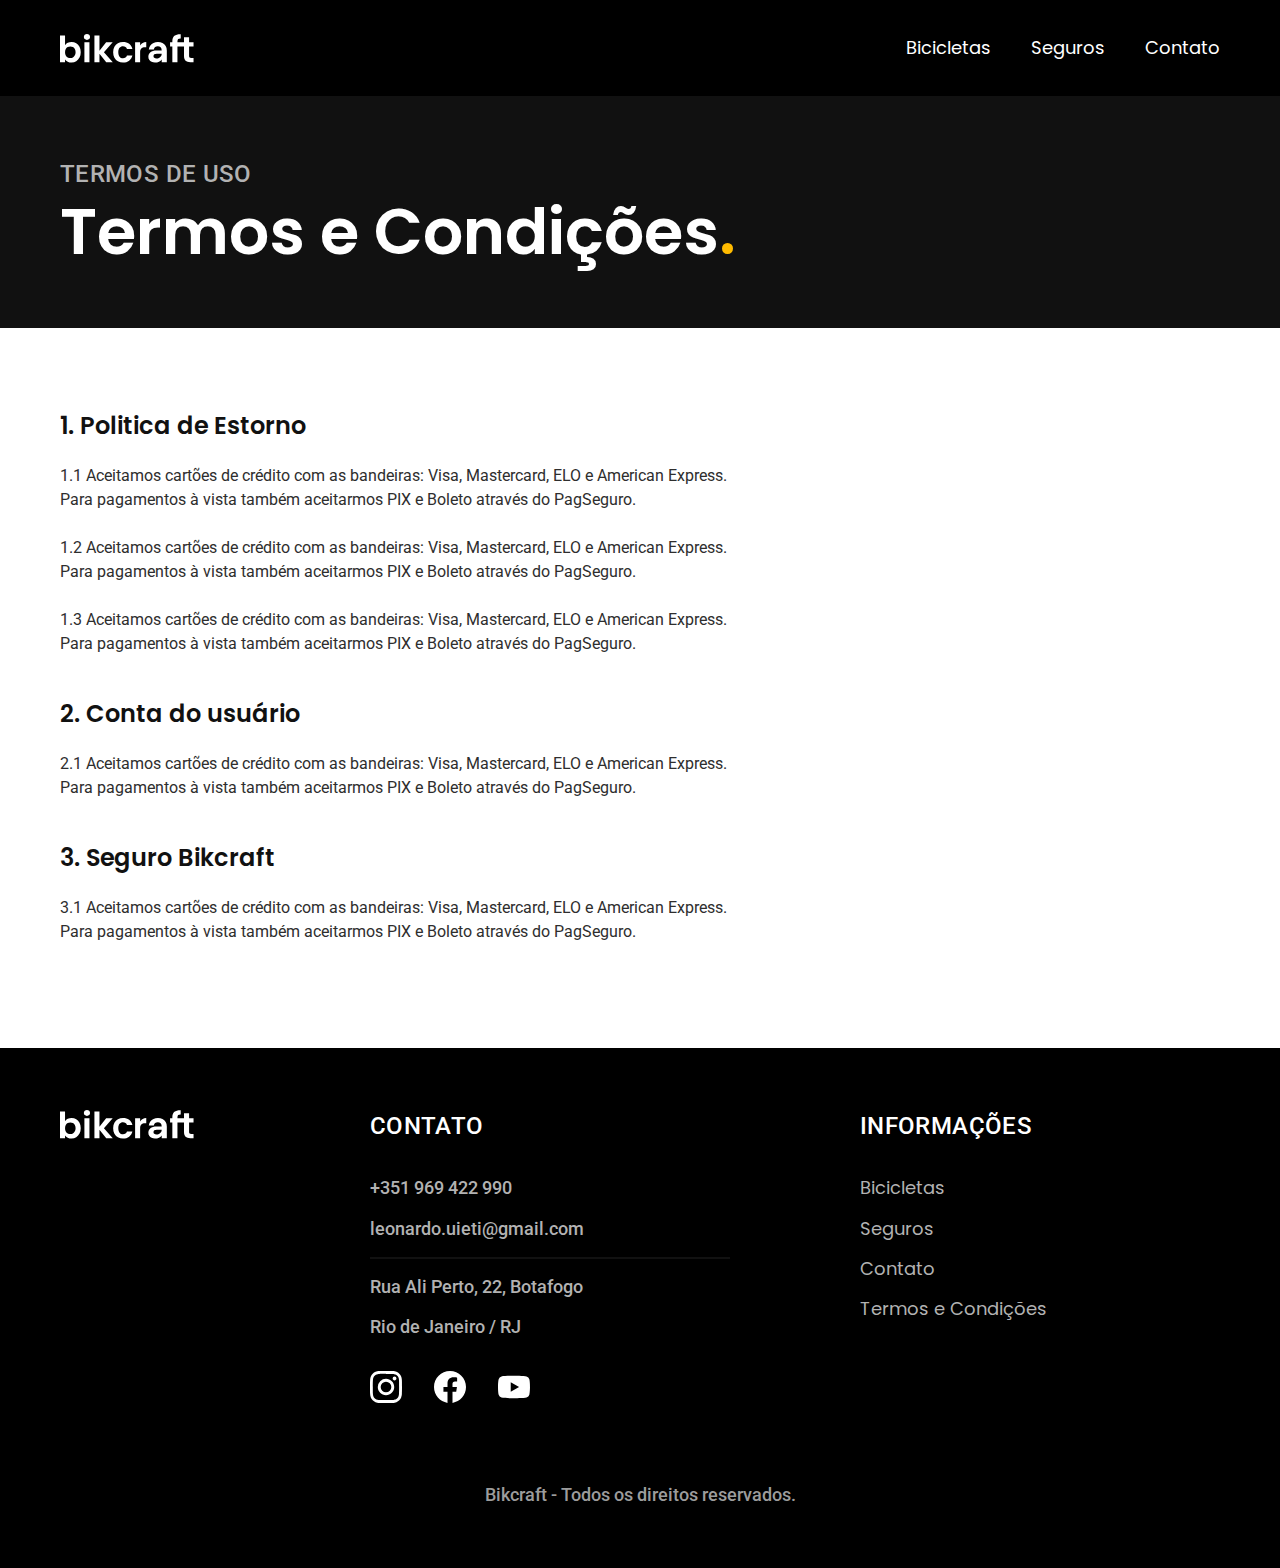
<file: termos.html>
<!DOCTYPE html>
<html lang="pt-br">
<head>
  <meta charset="UTF-8">
  <meta http-equiv="X-UA-Compatible" content="IE=edge">
  <meta name="viewport" content="width=device-width, initial-scale=1.0">

  <title>Termos e Condições | Bikcraft</title>
  <meta name="description" content="Termos e Condições">
  <link rel="stylesheet" href="./css/style.css">
  
  <link rel="preconnect" href="https://fonts.googleapis.com">
  <link rel="preconnect" href="https://fonts.gstatic.com" crossorigin>
  <link href="https://fonts.googleapis.com/css2?family=Merriweather:ital,wght@1,900&family=Poppins:wght@400;600&family=Roboto:wght@400;500&display=swap" rel="stylesheet">

</head>
<body id="termos">
  <header class="header-bg">
    <div class="header">
      <a href="./">
        <img src="./img/bikcraft.svg" alt="Bikcraft">
      </a>
      
      <nav aria-label="primaria">
        <ul class="header-menu font-1-m cor-0">
          <li><a href="./bicicletas.html">Bicicletas</a></li>
          <li><a href="./seguros.html">Seguros</a></li>
          <li><a href="./contato">Contato</a></li>
        </ul>
      </nav>
    </div>
  </header>

  <main>
    <div class="titulo-bg">
      <div class="titulo container">
        <p class="font-2-l-b cor-5">Termos de uso</p>
        <h1 class="font-1-xxl cor-0">Termos e Condições<span class="cor-p1">.</span></h1>
      </div>
    </div>
    <div class="termos font-2-s cor-10 container">
      <h2 class="font-1-l cor-11">1. Politica de Estorno</h2>
      <p>1.1 Aceitamos cartões de crédito com as bandeiras: Visa, Mastercard, ELO e American Express. Para pagamentos à vista também aceitarmos PIX e Boleto através do PagSeguro.</p>
      <p>1.2 Aceitamos cartões de crédito com as bandeiras: Visa, Mastercard, ELO e American Express. Para pagamentos à vista também aceitarmos PIX e Boleto através do PagSeguro.</p>
      <p>1.3 Aceitamos cartões de crédito com as bandeiras: Visa, Mastercard, ELO e American Express. Para pagamentos à vista também aceitarmos PIX e Boleto através do PagSeguro.</p>
      <h2 class="font-1-l cor-11">2. Conta do usuário</h2>
      <p>2.1 Aceitamos cartões de crédito com as bandeiras: Visa, Mastercard, ELO e American Express. Para pagamentos à vista também aceitarmos PIX e Boleto através do PagSeguro.</p>
      <h2 class="font-1-l cor-11">3. Seguro Bikcraft</h2>
      <p>3.1 Aceitamos cartões de crédito com as bandeiras: Visa, Mastercard, ELO e American Express. Para pagamentos à vista também aceitarmos PIX e Boleto através do PagSeguro.</p>
    </div>
  </main>


  <footer class="footer-bg">
    <div class="footer container">
      <img src="./img/bikcraft.svg" alt="Bikcraft">
      <div class="footer-contato">
        <h3 class="font-2-l-b cor-0">Contato</h3>
        <ul class="font-2-m cor-5">
          <li><a href="tel:+351969422990">+351 969 422 990</a></li>
          <li><a href="mailto:leonardo.uieti@gmail.com">leonardo.uieti@gmail.com</a></li>
          <li>Rua Ali Perto, 22, Botafogo</li>
          <p>Rio de Janeiro / RJ</p>
        </ul>
        <div class="footer-redes">
          <a href="./">
            <img src="./img/redes/instagram.svg" alt="instagram">
          </a>
          <a href="./">
            <img src="./img/redes/facebook.svg" alt="facebook">
          </a>
          <a href="./">
            <img src="./img/redes/youtube.svg" alt="youtube">
          </a>
          

        </div>
      </div>
      <div class="footer-informacoes">
        <h3 class="font-2-l-b cor-0">Informações</h3>
        <nav>
          <ul class="font-1-m cor-5">
            <li><a href="./bicicletas.html">Bicicletas</a></li>
            <li><a href="./seguros.html">Seguros</a></li>
            <li><a href="./contato.html">Contato</a></li>
            <li><a href="./termos.html">Termos e Condições</a></li>
          </ul>
        </nav>
      </div>
      <p class="footer-copy font-2-m cor-6">Bikcraft - Todos os direitos reservados.</p>

    </div>

  </footer>


</body>
</html>
</file>
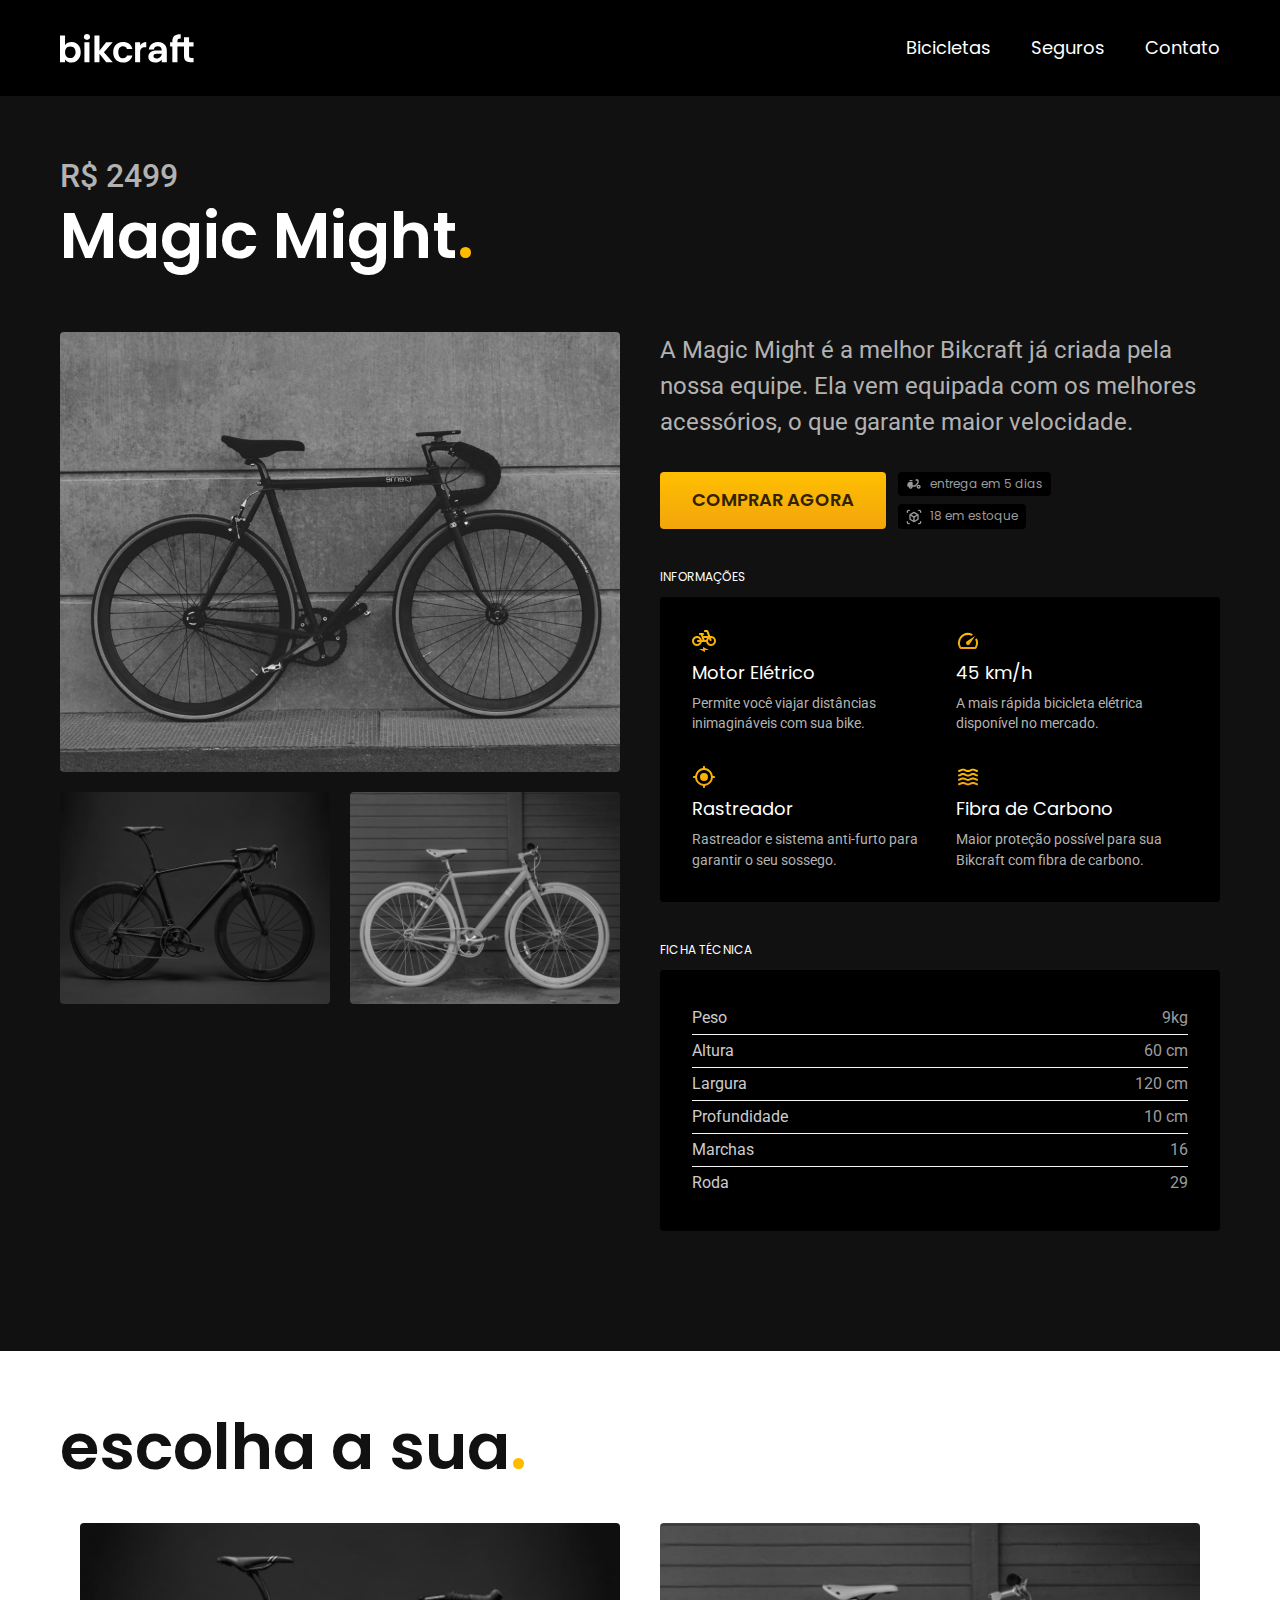
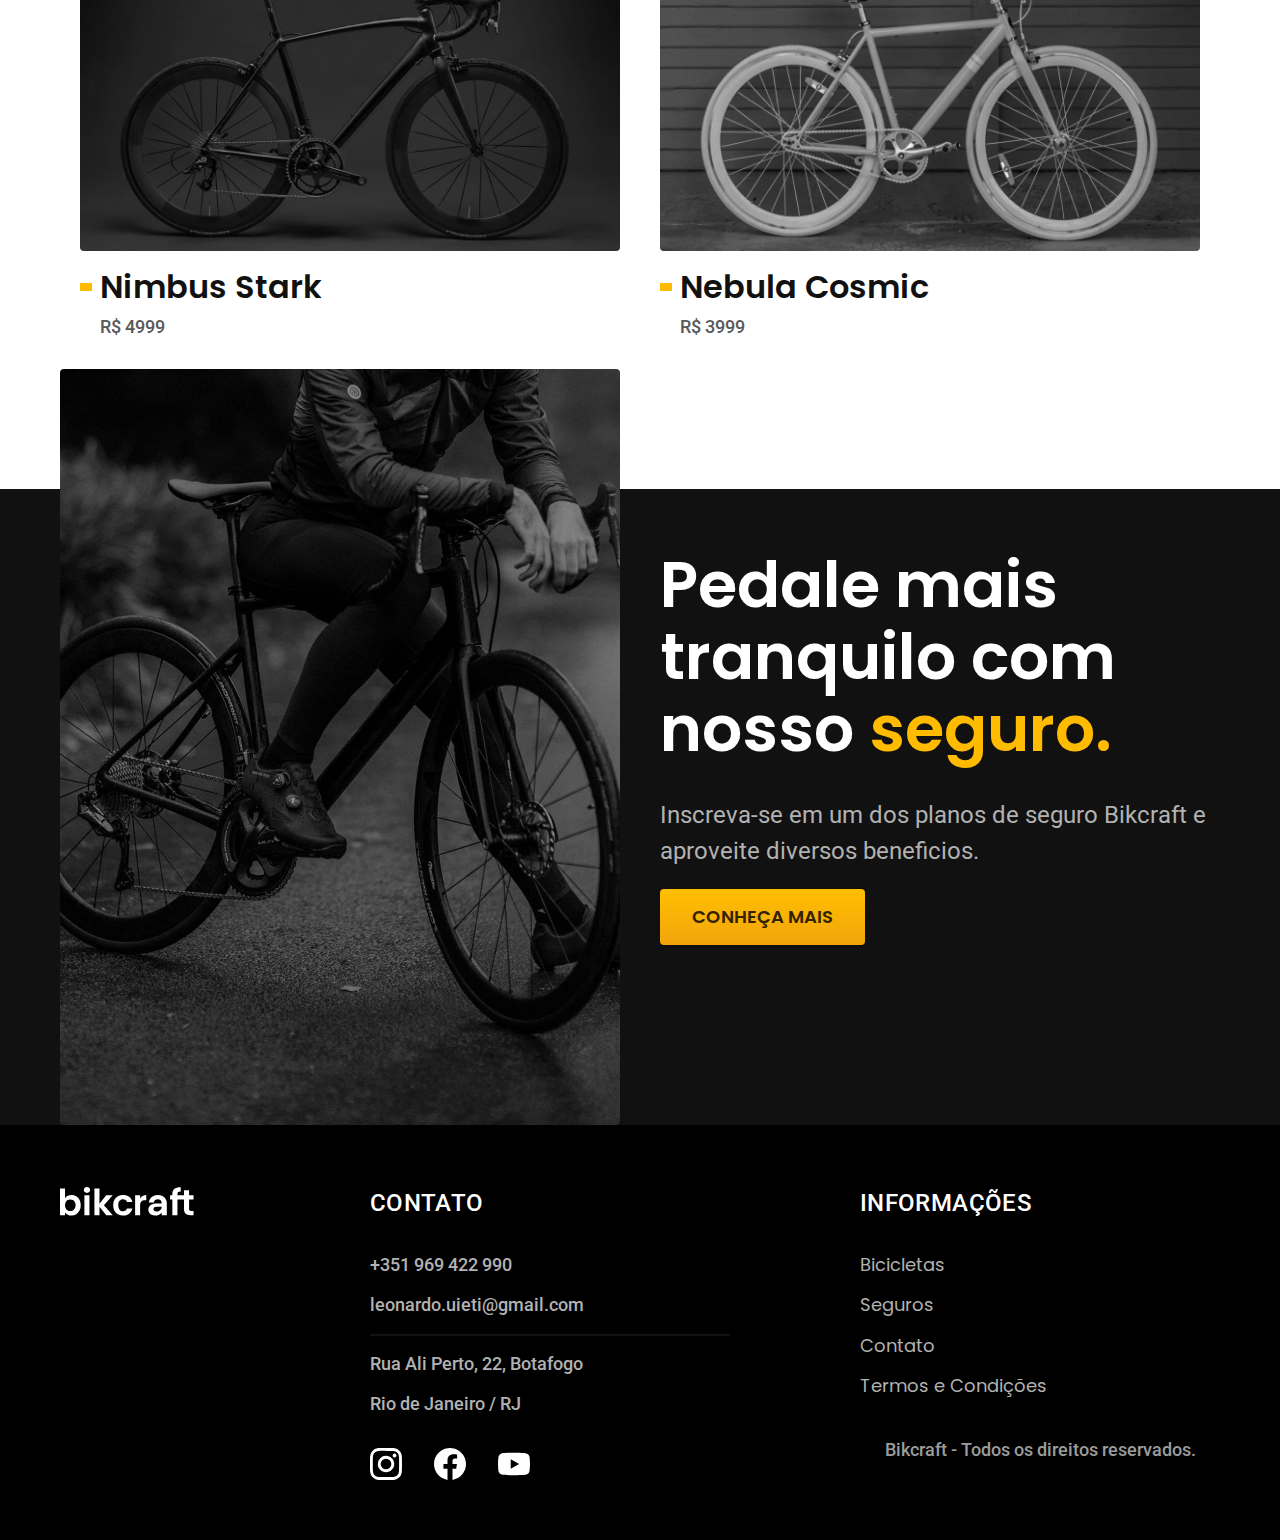
<file: bicicletas/magic.html>
<!DOCTYPE html>
<html lang="pt-br">
<head>
  <meta charset="UTF-8">
  <meta http-equiv="X-UA-Compatible" content="IE=edge">
  <meta name="viewport" content="width=device-width, initial-scale=1.0">

  <title>Magic | Bikcraft</title>
  <meta name="description" content="Termos e Condições">
  <link rel="stylesheet" href="../css/style.css">
  
  <link rel="preconnect" href="https://fonts.googleapis.com">
  <link rel="preconnect" href="https://fonts.gstatic.com" crossorigin>
  <link href="https://fonts.googleapis.com/css2?family=Merriweather:ital,wght@1,900&family=Poppins:wght@400;600&family=Roboto:wght@400;500&display=swap" rel="stylesheet">

</head>
<body id="bicicleta">
  <header class="header-bg">
    <div class="header">
      <a href="../">
        <img src="../img/bikcraft.svg" alt="Bikcraft">
      </a>
      
      <nav aria-label="primaria">
        <ul class="header-menu font-1-m cor-0">
          <li><a href="../bicicletas.html">Bicicletas</a></li>
          <li><a href="../seguros.html">Seguros</a></li>
          <li><a href="../contato">Contato</a></li>
        </ul>
      </nav>
    </div>
  </header>

  <main class="titulo-bg">
    <div>
      <div class="titulo container">
        <p class="font-2-xl cor-5">R$ 2499</p>
        <h1 class="font-1-xxl cor-0">Magic Might<span class="cor-p1">.</span></h1>
      </div>
    </div>
    <div class="bicicleta container">
      <div class="bicicleta-imagens">
        <img src="../img/bicicleta/nimbus2.jpg" alt="">
        <img src="../img/bicicleta/nimbus1.jpg" alt="">
        <img src="../img/bicicleta/nimbus3.jpg" alt="">
      </div>
        <div class="bicicleta-conteudo">
          <p class="font-2-l cor-5">A Magic Might é a melhor Bikcraft já criada pela nossa equipe. Ela vem equipada com os melhores acessórios, o que garante maior velocidade.</p>
          <div class="bicicleta-comprar">
            <a class="botao" href="../orcamento.html">Comprar Agora</a>
            <span class="font-1-xs cor-6"><img src="../img/icones/entrega.svg" alt="">entrega em 5 dias</span>
            <span class="font-1-xs cor-6"><img src="../img/icones/estoque.svg" alt="">18 em estoque</span>
          </div>
        
        <h2 class="font-1-xs cor-0">Informações</h2>
        <ul class="bicicleta-informacoes">
          <li>
            <img src="../img/icones/eletrica.svg" alt="">
            <h3 class="font-1-m cor-0">Motor Elétrico</h3>
            <p class="font-2-xs cor-5">Permite você viajar distâncias inimagináveis com sua bike.</p>
          </li>
          <li>
            <img src="../img/icones/velocidade.svg" alt="">
            <h3 class="font-1-m cor-0">45 km/h</h3>
            <p class="font-2-xs cor-5">A mais rápida bicicleta elétrica disponível no mercado.</p>
          </li>
          <li>
            <img src="../img/icones/rastreador.svg" alt="">
            <h3 class="font-1-m cor-0">Rastreador</h3>
            <p class="font-2-xs cor-5">Rastreador e sistema anti-furto para garantir o seu sossego.</p>
          </li>
          <li>
            <img src="../img/icones/carbono.svg" alt="">
            <h3 class="font-1-m cor-0">Fibra de Carbono</h3>
            <p class="font-2-xs cor-5">Maior proteção possível para sua Bikcraft com fibra de carbono.</p>
          </li>
        </ul>
        
        <h2 class="font-1-xs cor-0">Ficha técnica</h2>
        <ul class="bicicleta-ficha font-2-s cor-4">
          <li>Peso <span>9kg</span></li>
          <li>Altura <span>60 cm</span></li>
          <li>Largura <span>120 cm</span></li>
          <li>Profundidade <span>10 cm</span></li>
          <li>Marchas <span>16</span></li>
          <li>Roda <span>29</span></li>
        </ul>
      </div>
    </div>
  </main>

  <article class="bicicletas-lista container">
    <h2 class="font-1-xxl">escolha a sua<span class="cor-p1">.</span></h2>
    <ul>
      <li class="mostruario-3bicicletas">
        <a href="./nimbus.html">
          <img src="../img/bicicletas/nimbus.jpg" alt="Bicicleta preta">
          <h3 class="font-1-xl">Nimbus Stark</h3>
          <span class="font-2-m cor-8">R$ 4999</span>
        </a>
        
        <a href="./nebula.html">
          <img src="../img/bicicletas/nebula.jpg" alt="Bicicleta preta">
          <h3 class="font-1-xl">Nebula Cosmic</h3>
          <span class="font-2-m cor-8">R$ 3999</span>
        </a>
      </li>
     </ul>
  </article>
  <article class="seguro-bg">
    <div class="seguro container">
      <div class="seguro-imagem">
        <img src="../img/fotos/seguros.jpg" alt="pessoa em uma bicicleta.">
      </div>
      <div class="seguro-conteudo">
        <h2 class="font-1-xxl cor-0">Pedale mais tranquilo com nosso <span class="cor-p1">seguro.</span></h2>
        <p class="font-2-l cor-5">Inscreva-se em um dos planos de seguro Bikcraft e aproveite diversos beneficios.</p>
        <a class="botao" href="../seguros.html">Conheça Mais</a>
      </div>
    </div>
  </article>

 
  <footer class="footer-bg">
    <div class="footer container">
      <img src="../img/bikcraft.svg" alt="Bikcraft">
      <div class="footer-contato">
        <h3 class="font-2-l-b cor-0">Contato</h3>
        <ul class="font-2-m cor-5">
          <li><a href="tel:+351969422990">+351 969 422 990</a></li>
          <li><a href="mailto:leonardo.uieti@gmail.com">leonardo.uieti@gmail.com</a></li>
          <li>Rua Ali Perto, 22, Botafogo</li>
          <p>Rio de Janeiro / RJ</p>
        </ul>
        <div class="footer-redes">
          <a href="../">
            <img src="../img/redes/instagram.svg" alt="instagram">
          </a>
          <a href="../">
            <img src="../img/redes/facebook.svg" alt="facebook">
          </a>
          <a href="../">
            <img src="../img/redes/youtube.svg" alt="youtube">
          </a>
        </div>
      </div>
      <div class="footer-informacoes">
        <h3 class="font-2-l-b cor-0">Informações</h3>
        <nav>
          <ul class="font-1-m cor-5">
            <li><a href="../bicicletas.html">Bicicletas</a></li>
            <li><a href="../seguros.html">Seguros</a></li>
            <li><a href="../contato.html">Contato</a></li>
            <li><a href="../termos.html">Termos e Condições</a></li>
          </ul>
        </nav>
      <p class="footer-copy font-2-m cor-6">Bikcraft - Todos os direitos reservados.</p>

    </div>

  </footer>


</body>
</html>
</file>
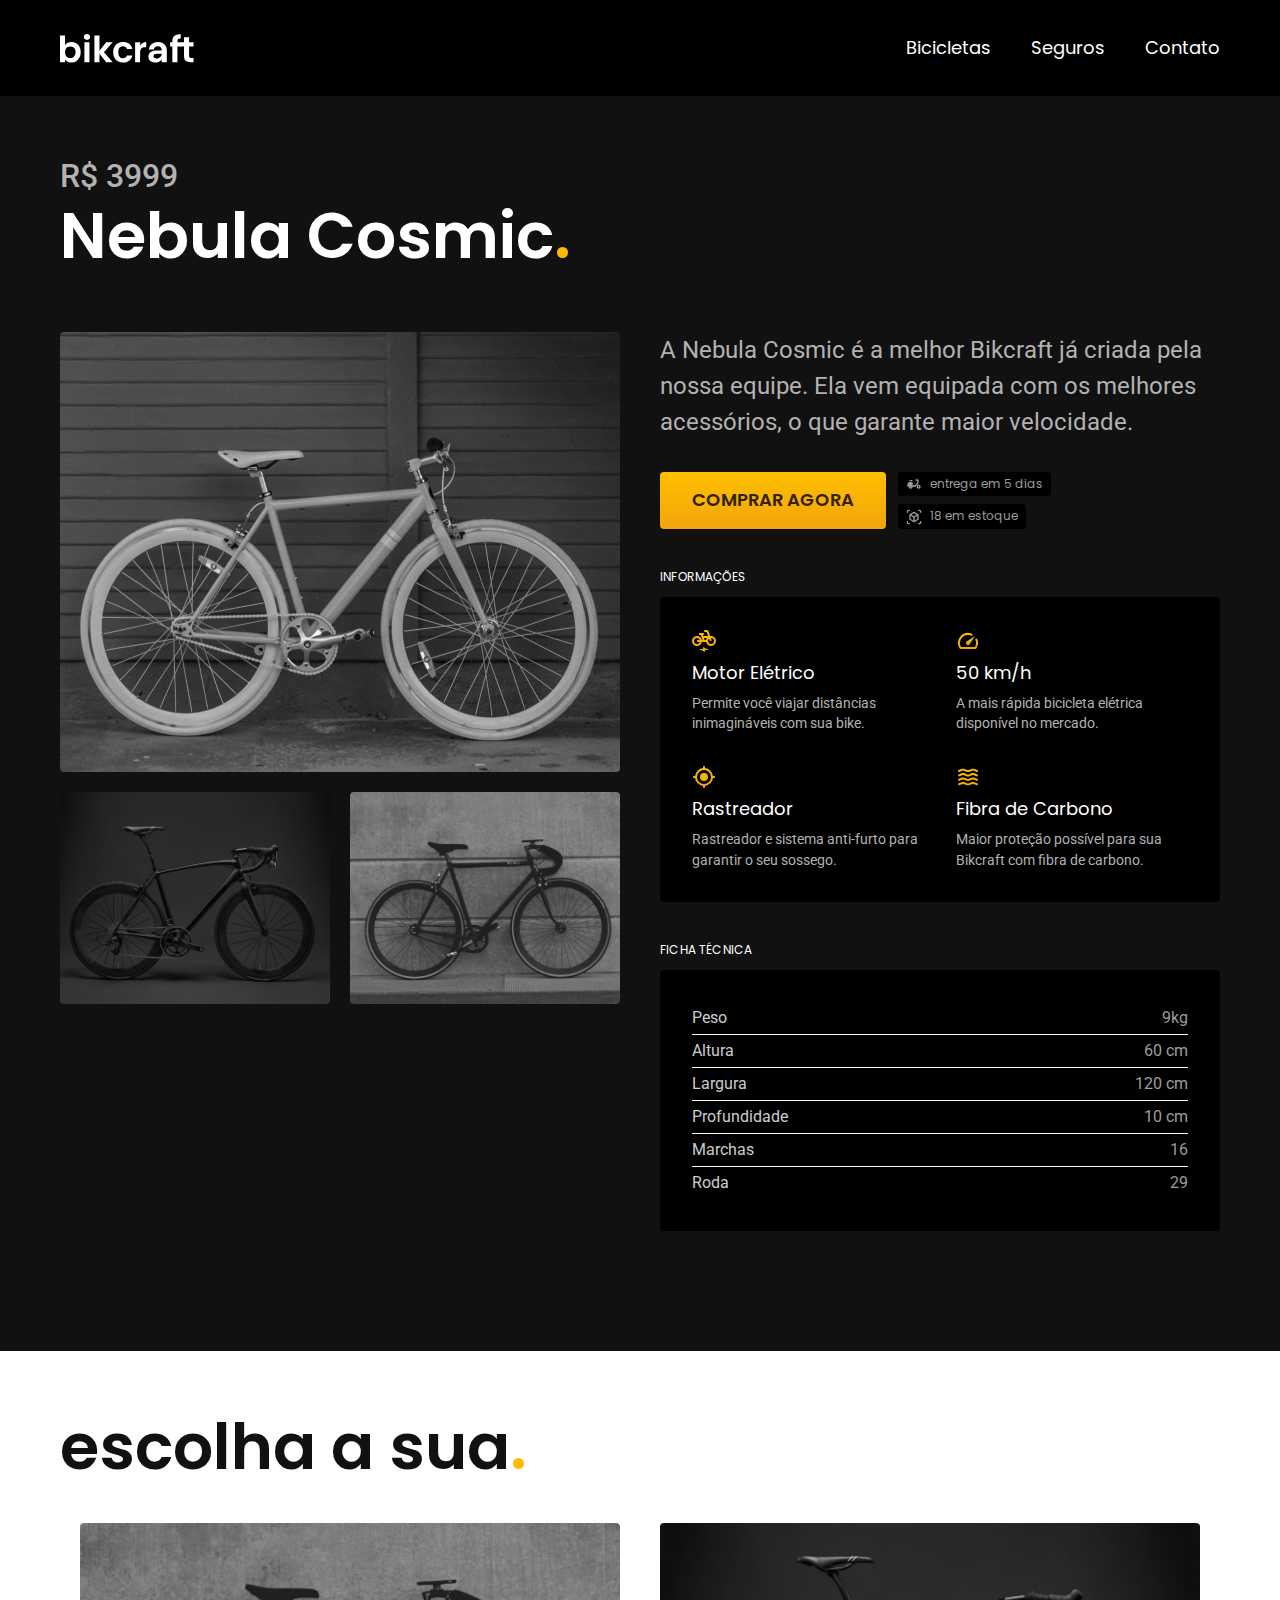
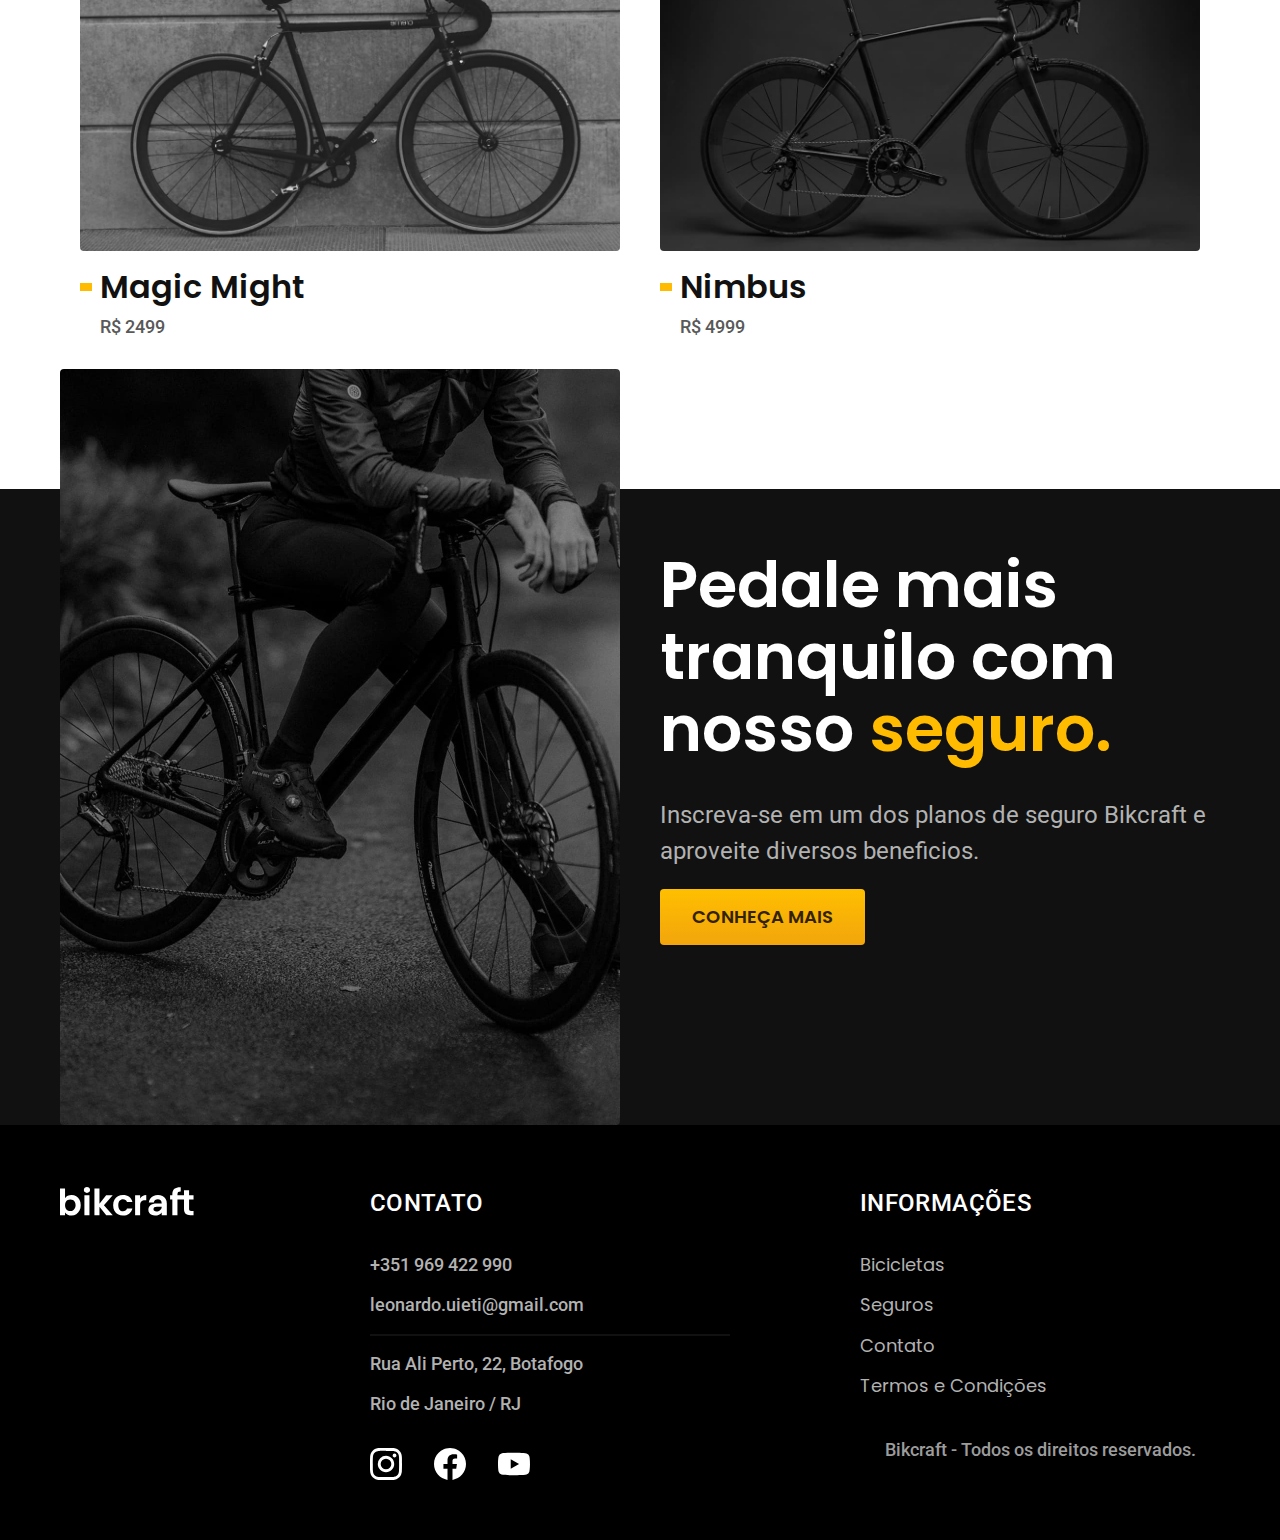
<file: bicicletas/nebula.html>
<!DOCTYPE html>
<html lang="pt-br">
<head>
  <meta charset="UTF-8">
  <meta http-equiv="X-UA-Compatible" content="IE=edge">
  <meta name="viewport" content="width=device-width, initial-scale=1.0">

  <title>Nebula | Bikcraft</title>
  <meta name="description" content="Termos e Condições">
  <link rel="stylesheet" href="../css/style.css">
  
  <link rel="preconnect" href="https://fonts.googleapis.com">
  <link rel="preconnect" href="https://fonts.gstatic.com" crossorigin>
  <link href="https://fonts.googleapis.com/css2?family=Merriweather:ital,wght@1,900&family=Poppins:wght@400;600&family=Roboto:wght@400;500&display=swap" rel="stylesheet">

</head>
<body id="bicicleta">
  <header class="header-bg">
    <div class="header">
      <a href="../">
        <img src="../img/bikcraft.svg" alt="Bikcraft">
      </a>
      
      <nav aria-label="primaria">
        <ul class="header-menu font-1-m cor-0">
          <li><a href="../bicicletas.html">Bicicletas</a></li>
          <li><a href="../seguros.html">Seguros</a></li>
          <li><a href="../contato">Contato</a></li>
        </ul>
      </nav>
    </div>
  </header>

  <main class="titulo-bg">
    <div>
      <div class="titulo container">
        <p class="font-2-xl cor-5">R$ 3999</p>
        <h1 class="font-1-xxl cor-0">Nebula Cosmic<span class="cor-p1">.</span></h1>
      </div>
    </div>
    <div class="bicicleta container">
      <div class="bicicleta-imagens">
        <img src="../img/bicicleta/nimbus3.jpg" alt="">
        <img src="../img/bicicleta/nimbus1.jpg" alt="">
        <img src="../img/bicicleta/nimbus2.jpg" alt="">
      </div>
        <div class="bicicleta-conteudo">
          <p class="font-2-l cor-5">A Nebula Cosmic é a melhor Bikcraft já criada pela nossa equipe. Ela vem equipada com os melhores acessórios, o que garante maior velocidade.</p>
          <div class="bicicleta-comprar">
            <a class="botao" href="../orcamento.html">Comprar Agora</a>
            <span class="font-1-xs cor-6"><img src="../img/icones/entrega.svg" alt="">entrega em 5 dias</span>
            <span class="font-1-xs cor-6"><img src="../img/icones/estoque.svg" alt="">18 em estoque</span>
          </div>
        
        <h2 class="font-1-xs cor-0">Informações</h2>
        <ul class="bicicleta-informacoes">
          <li>
            <img src="../img/icones/eletrica.svg" alt="">
            <h3 class="font-1-m cor-0">Motor Elétrico</h3>
            <p class="font-2-xs cor-5">Permite você viajar distâncias inimagináveis com sua bike.</p>
          </li>
          <li>
            <img src="../img/icones/velocidade.svg" alt="">
            <h3 class="font-1-m cor-0">50 km/h</h3>
            <p class="font-2-xs cor-5">A mais rápida bicicleta elétrica disponível no mercado.</p>
          </li>
          <li>
            <img src="../img/icones/rastreador.svg" alt="">
            <h3 class="font-1-m cor-0">Rastreador</h3>
            <p class="font-2-xs cor-5">Rastreador e sistema anti-furto para garantir o seu sossego.</p>
          </li>
          <li>
            <img src="../img/icones/carbono.svg" alt="">
            <h3 class="font-1-m cor-0">Fibra de Carbono</h3>
            <p class="font-2-xs cor-5">Maior proteção possível para sua Bikcraft com fibra de carbono.</p>
          </li>
        </ul>
        
        <h2 class="font-1-xs cor-0">Ficha técnica</h2>
        <ul class="bicicleta-ficha font-2-s cor-4">
          <li>Peso <span>9kg</span></li>
          <li>Altura <span>60 cm</span></li>
          <li>Largura <span>120 cm</span></li>
          <li>Profundidade <span>10 cm</span></li>
          <li>Marchas <span>16</span></li>
          <li>Roda <span>29</span></li>
        </ul>
      </div>
    </div>
  </main>

  <article class="bicicletas-lista container">
    <h2 class="font-1-xxl">escolha a sua<span class="cor-p1">.</span></h2>
    <ul>
      <li class="mostruario-3bicicletas">
        <a href="./magic.html">
          <img src="../img/bicicletas/magic.jpg" alt="Bicicleta preta">
          <h3 class="font-1-xl">Magic Might</h3>
          <span class="font-2-m cor-8">R$ 2499</span>
        </a>
        
        <a href="./nimbus.html">
          <img src="../img/bicicletas/nimbus.jpg" alt="Bicicleta preta">
          <h3 class="font-1-xl">Nimbus</h3>
          <span class="font-2-m cor-8">R$ 4999</span>
        </a>
      </li>
     </ul>
  </article>
  <article class="seguro-bg">
    <div class="seguro container">
      <div class="seguro-imagem">
        <img src="../img/fotos/seguros.jpg" alt="pessoa em uma bicicleta.">
      </div>
      <div class="seguro-conteudo">
        <h2 class="font-1-xxl cor-0">Pedale mais tranquilo com nosso <span class="cor-p1">seguro.</span></h2>
        <p class="font-2-l cor-5">Inscreva-se em um dos planos de seguro Bikcraft e aproveite diversos beneficios.</p>
        <a class="botao" href="../seguros.html">Conheça Mais</a>
      </div>
    </div>


  </article>

 
  <footer class="footer-bg">
    <div class="footer container">
      <img src="../img/bikcraft.svg" alt="Bikcraft">
      <div class="footer-contato">
        <h3 class="font-2-l-b cor-0">Contato</h3>
        <ul class="font-2-m cor-5">
          <li><a href="tel:+351969422990">+351 969 422 990</a></li>
          <li><a href="mailto:leonardo.uieti@gmail.com">leonardo.uieti@gmail.com</a></li>
          <li>Rua Ali Perto, 22, Botafogo</li>
          <p>Rio de Janeiro / RJ</p>
        </ul>
        <div class="footer-redes">
          <a href="../">
            <img src="../img/redes/instagram.svg" alt="instagram">
          </a>
          <a href="../">
            <img src="../img/redes/facebook.svg" alt="facebook">
          </a>
          <a href="../">
            <img src="../img/redes/youtube.svg" alt="youtube">
          </a>
        </div>
      </div>
      <div class="footer-informacoes">
        <h3 class="font-2-l-b cor-0">Informações</h3>
        <nav>
          <ul class="font-1-m cor-5">
            <li><a href="../bicicletas.html">Bicicletas</a></li>
            <li><a href="../seguros.html">Seguros</a></li>
            <li><a href="../contato.html">Contato</a></li>
            <li><a href="../termos.html">Termos e Condições</a></li>
          </ul>
        </nav>
      <p class="footer-copy font-2-m cor-6">Bikcraft - Todos os direitos reservados.</p>

    </div>

  </footer>


</body>
</html>
</file>
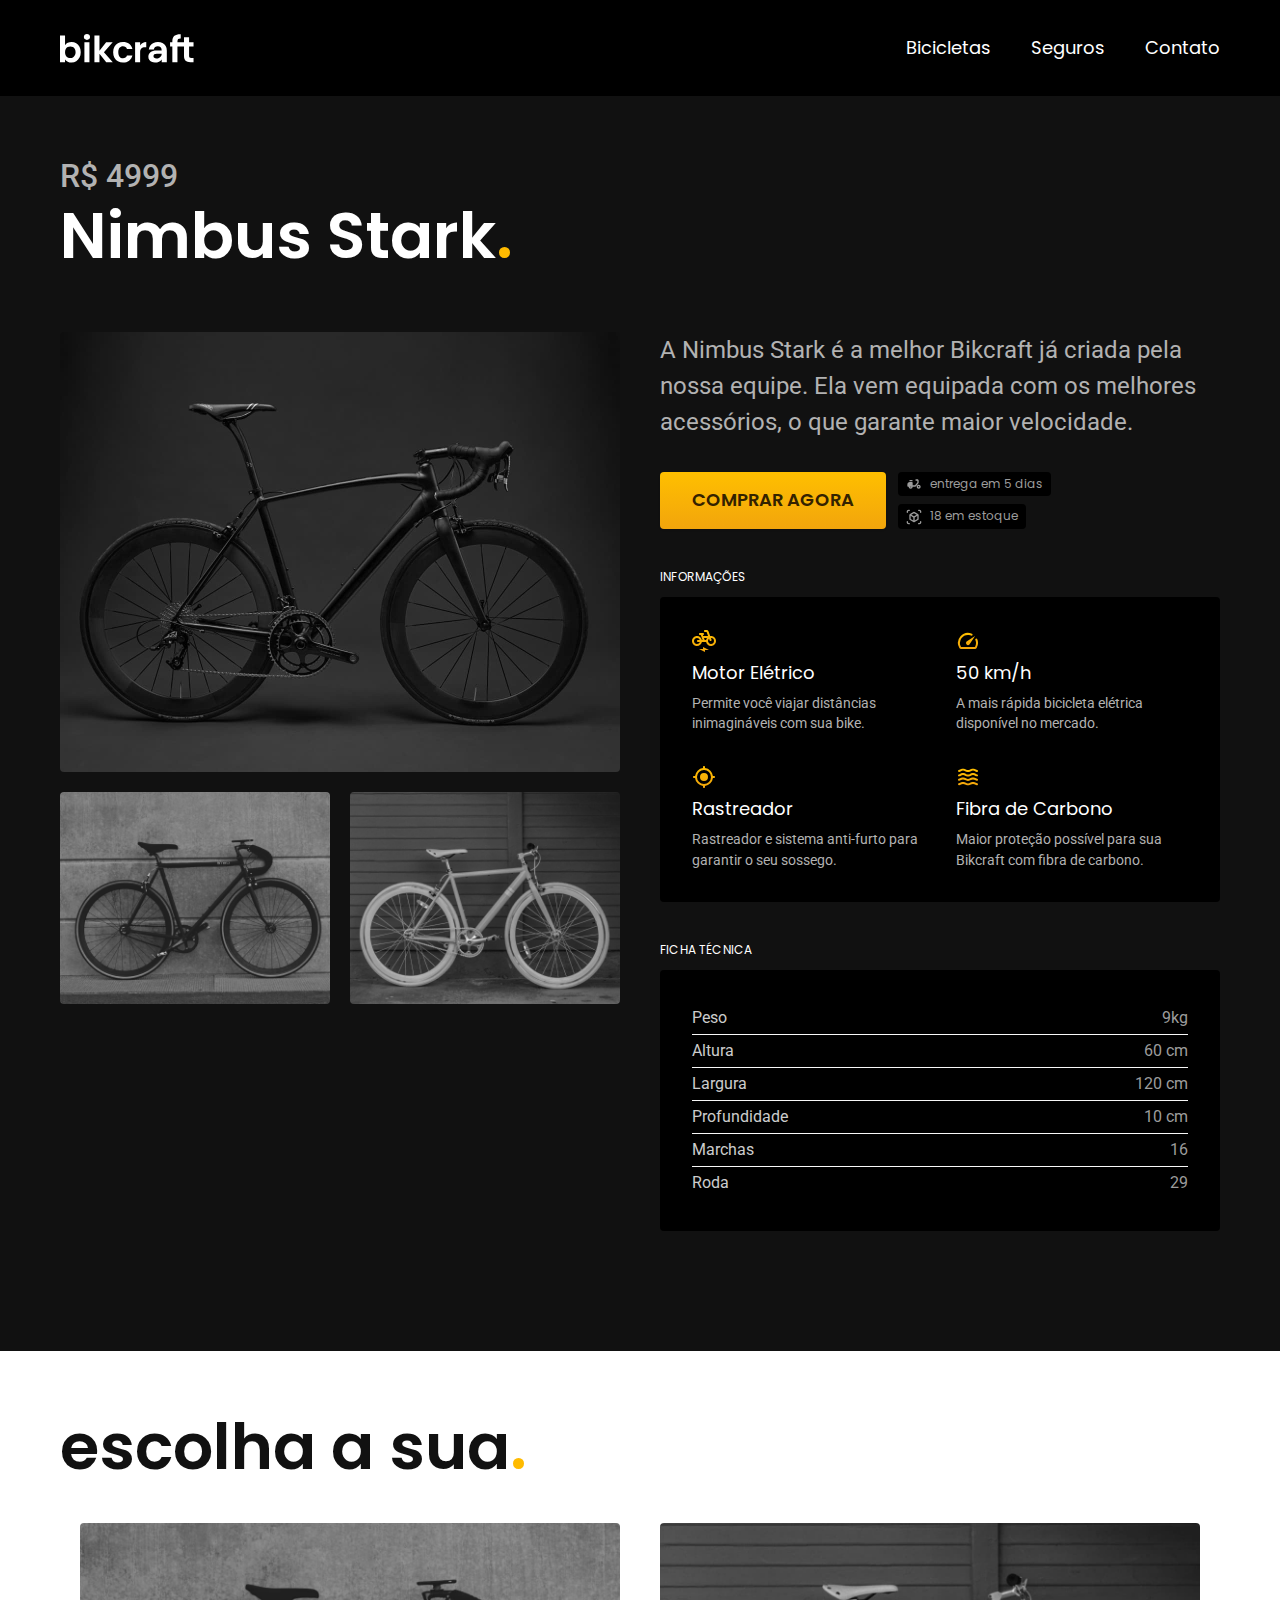
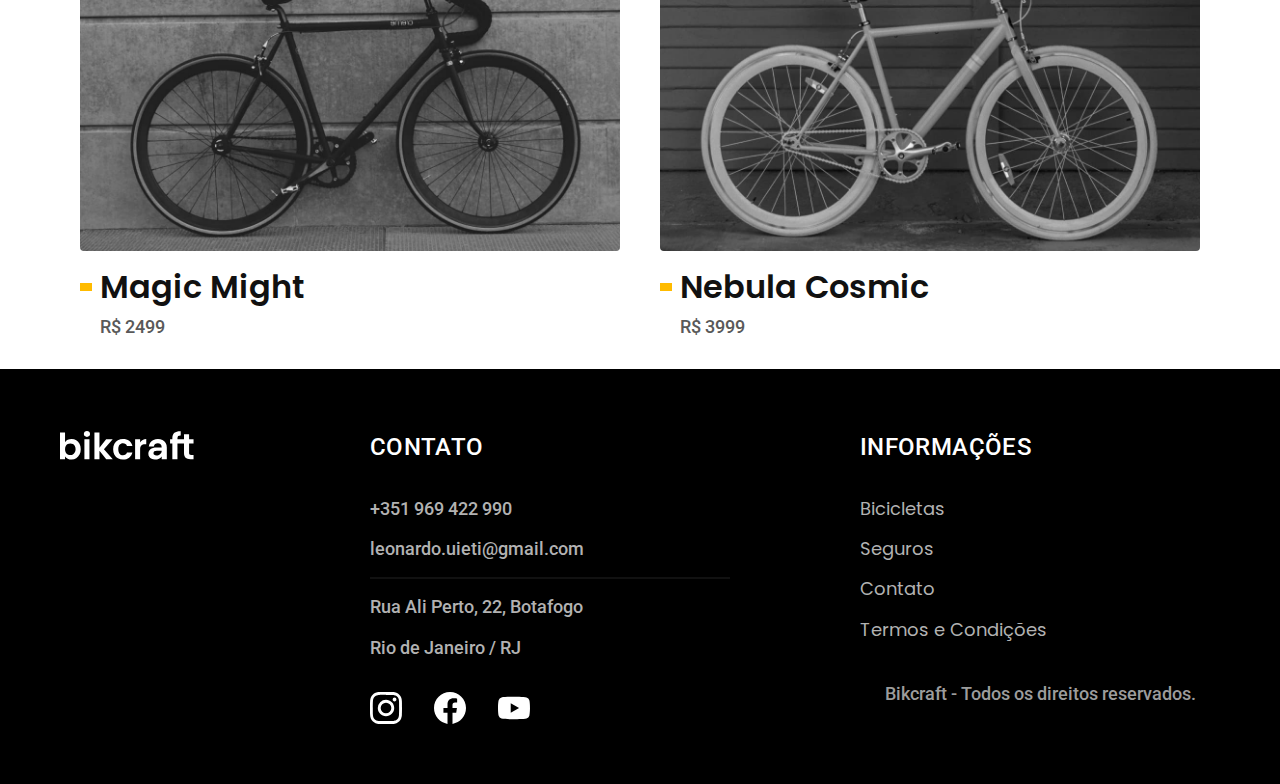
<file: bicicletas/nimbus.html>
<!DOCTYPE html>
<html lang="pt-br">
<head>
  <meta charset="UTF-8">
  <meta http-equiv="X-UA-Compatible" content="IE=edge">
  <meta name="viewport" content="width=device-width, initial-scale=1.0">

  <title>Termos e Condições | Bikcraft</title>
  <meta name="description" content="Termos e Condições">
  <link rel="stylesheet" href="../css/style.css">
  
  <link rel="preconnect" href="https://fonts.googleapis.com">
  <link rel="preconnect" href="https://fonts.gstatic.com" crossorigin>
  <link href="https://fonts.googleapis.com/css2?family=Merriweather:ital,wght@1,900&family=Poppins:wght@400;600&family=Roboto:wght@400;500&display=swap" rel="stylesheet">

</head>
<body id="bicicleta">
  <header class="header-bg">
    <div class="header">
      <a href="../">
        <img src="../img/bikcraft.svg" alt="Bikcraft">
      </a>
      
      <nav aria-label="primaria">
        <ul class="header-menu font-1-m cor-0">
          <li><a href="../bicicletas.html">Bicicletas</a></li>
          <li><a href="../seguros.html">Seguros</a></li>
          <li><a href="../contato">Contato</a></li>
        </ul>
      </nav>
    </div>
  </header>

  <main class="titulo-bg">
    <div>
      <div class="titulo container">
        <p class="font-2-xl cor-5">R$ 4999</p>
        <h1 class="font-1-xxl cor-0">Nimbus Stark<span class="cor-p1">.</span></h1>
      </div>
    </div>
    <div class="bicicleta container">
      <div class="bicicleta-imagens">
        <img src="../img/bicicleta/nimbus1.jpg" alt="">
        <img src="../img/bicicleta/nimbus2.jpg" alt="">
        <img src="../img/bicicleta/nimbus3.jpg" alt="">
      </div>
        <div class="bicicleta-conteudo">
          <p class="font-2-l cor-5">A Nimbus Stark é a melhor Bikcraft já criada pela nossa equipe. Ela vem equipada com os melhores acessórios, o que garante maior velocidade.</p>
          <div class="bicicleta-comprar">
            <a class="botao" href="../orcamento.html">Comprar Agora</a>
            <span class="font-1-xs cor-6"><img src="../img/icones/entrega.svg" alt="">entrega em 5 dias</span>
            <span class="font-1-xs cor-6"><img src="../img/icones/estoque.svg" alt="">18 em estoque</span>
          </div>
        
        <h2 class="font-1-xs cor-0">Informações</h2>
        <ul class="bicicleta-informacoes">
          <li>
            <img src="../img/icones/eletrica.svg" alt="">
            <h3 class="font-1-m cor-0">Motor Elétrico</h3>
            <p class="font-2-xs cor-5">Permite você viajar distâncias inimagináveis com sua bike.</p>
          </li>
          <li>
            <img src="../img/icones/velocidade.svg" alt="">
            <h3 class="font-1-m cor-0">50 km/h</h3>
            <p class="font-2-xs cor-5">A mais rápida bicicleta elétrica disponível no mercado.</p>
          </li>
          <li>
            <img src="../img/icones/rastreador.svg" alt="">
            <h3 class="font-1-m cor-0">Rastreador</h3>
            <p class="font-2-xs cor-5">Rastreador e sistema anti-furto para garantir o seu sossego.</p>
          </li>
          <li>
            <img src="../img/icones/carbono.svg" alt="">
            <h3 class="font-1-m cor-0">Fibra de Carbono</h3>
            <p class="font-2-xs cor-5">Maior proteção possível para sua Bikcraft com fibra de carbono.</p>
          </li>
        </ul>
        
        <h2 class="font-1-xs cor-0">Ficha técnica</h2>
        <ul class="bicicleta-ficha font-2-s cor-4">
          <li>Peso <span>9kg</span></li>
          <li>Altura <span>60 cm</span></li>
          <li>Largura <span>120 cm</span></li>
          <li>Profundidade <span>10 cm</span></li>
          <li>Marchas <span>16</span></li>
          <li>Roda <span>29</span></li>
        </ul>
      </div>
    </div>
  </main>

  <article class="bicicletas-lista container">
    <h2 class="font-1-xxl">escolha a sua<span class="cor-p1">.</span></h2>
    <ul>
      <li class="mostruario-3bicicletas">
        <a href="./magic.html">
          <img src="../img/bicicletas/magic.jpg" alt="Bicicleta preta">
          <h3 class="font-1-xl">Magic Might</h3>
          <span class="font-2-m cor-8">R$ 2499</span>
        </a>
        
        <a href="./nebula.html">
          <img src="../img/bicicletas/nebula.jpg" alt="Bicicleta preta">
          <h3 class="font-1-xl">Nebula Cosmic</h3>
          <span class="font-2-m cor-8">R$ 3999</span>
        </a>
      </li>
     </ul>
  </article>

 
  <footer class="footer-bg">
    <div class="footer container">
      <img src="../img/bikcraft.svg" alt="Bikcraft">
      <div class="footer-contato">
        <h3 class="font-2-l-b cor-0">Contato</h3>
        <ul class="font-2-m cor-5">
          <li><a href="tel:+351969422990">+351 969 422 990</a></li>
          <li><a href="mailto:leonardo.uieti@gmail.com">leonardo.uieti@gmail.com</a></li>
          <li>Rua Ali Perto, 22, Botafogo</li>
          <p>Rio de Janeiro / RJ</p>
        </ul>
        <div class="footer-redes">
          <a href="../">
            <img src="../img/redes/instagram.svg" alt="instagram">
          </a>
          <a href="../">
            <img src="../img/redes/facebook.svg" alt="facebook">
          </a>
          <a href="../">
            <img src="../img/redes/youtube.svg" alt="youtube">
          </a>
        </div>
      </div>
      <div class="footer-informacoes">
        <h3 class="font-2-l-b cor-0">Informações</h3>
        <nav>
          <ul class="font-1-m cor-5">
            <li><a href="../bicicletas.html">Bicicletas</a></li>
            <li><a href="../seguros.html">Seguros</a></li>
            <li><a href="../contato.html">Contato</a></li>
            <li><a href="../termos.html">Termos e Condições</a></li>
          </ul>
        </nav>
      <p class="footer-copy font-2-m cor-6">Bikcraft - Todos os direitos reservados.</p>

    </div>

  </footer>


</body>
</html>
</file>
<file: css/style.css>
/* global */
@import "./global/global.css";
@import "./utilidades/tipografia.css";
@import "./utilidades/cores.css";
@import "./global/header.css";
@import "./global/footer.css";

/* utilidades */
@import "./utilidades/componentes.css";
@import "./utilidades/formulario.css";

/* home */
@import "./home/introducao.css";
@import "./home/teconologia.css";
@import "./home/parceiros.css";
@import "./home/depoimento.css";

/* bicicletas */
@import "./bicicletas/bicicletas-lista.css";
@import "./bicicletas/bicicletas.css";

/* bicicleta */
@import "./bicicleta/bicicleta.css";
@import "./bicicleta/seguro.css";

/* seguros */
@import "./seguros/seguros.css";
@import "./seguros/perguntas.css";
@import "./seguros/vantagens.css";

/* contato */
@import "./contato/contato.css";
@import "./contato/lojas.css";

/* contato */
@import "./orcamento/orcamento.css";

/* termos */
@import "./termos/termos.css";
</file>
